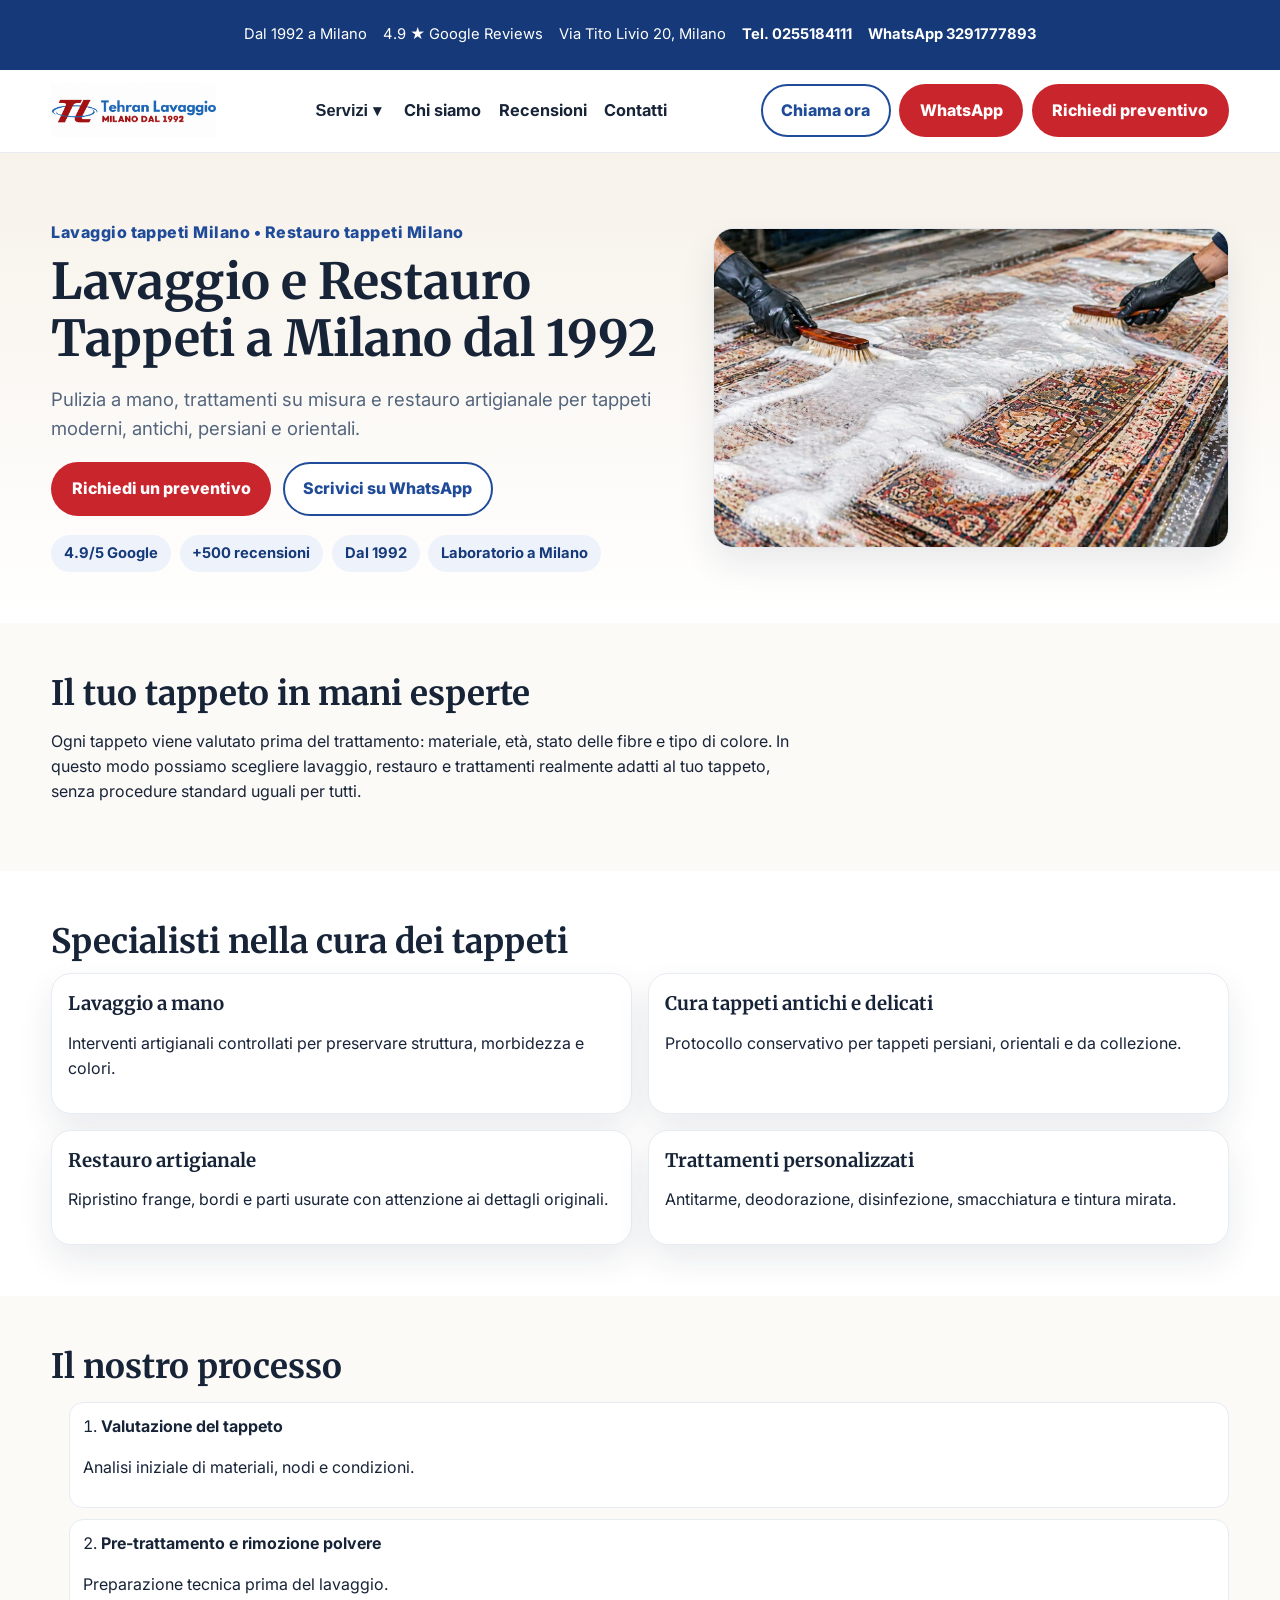
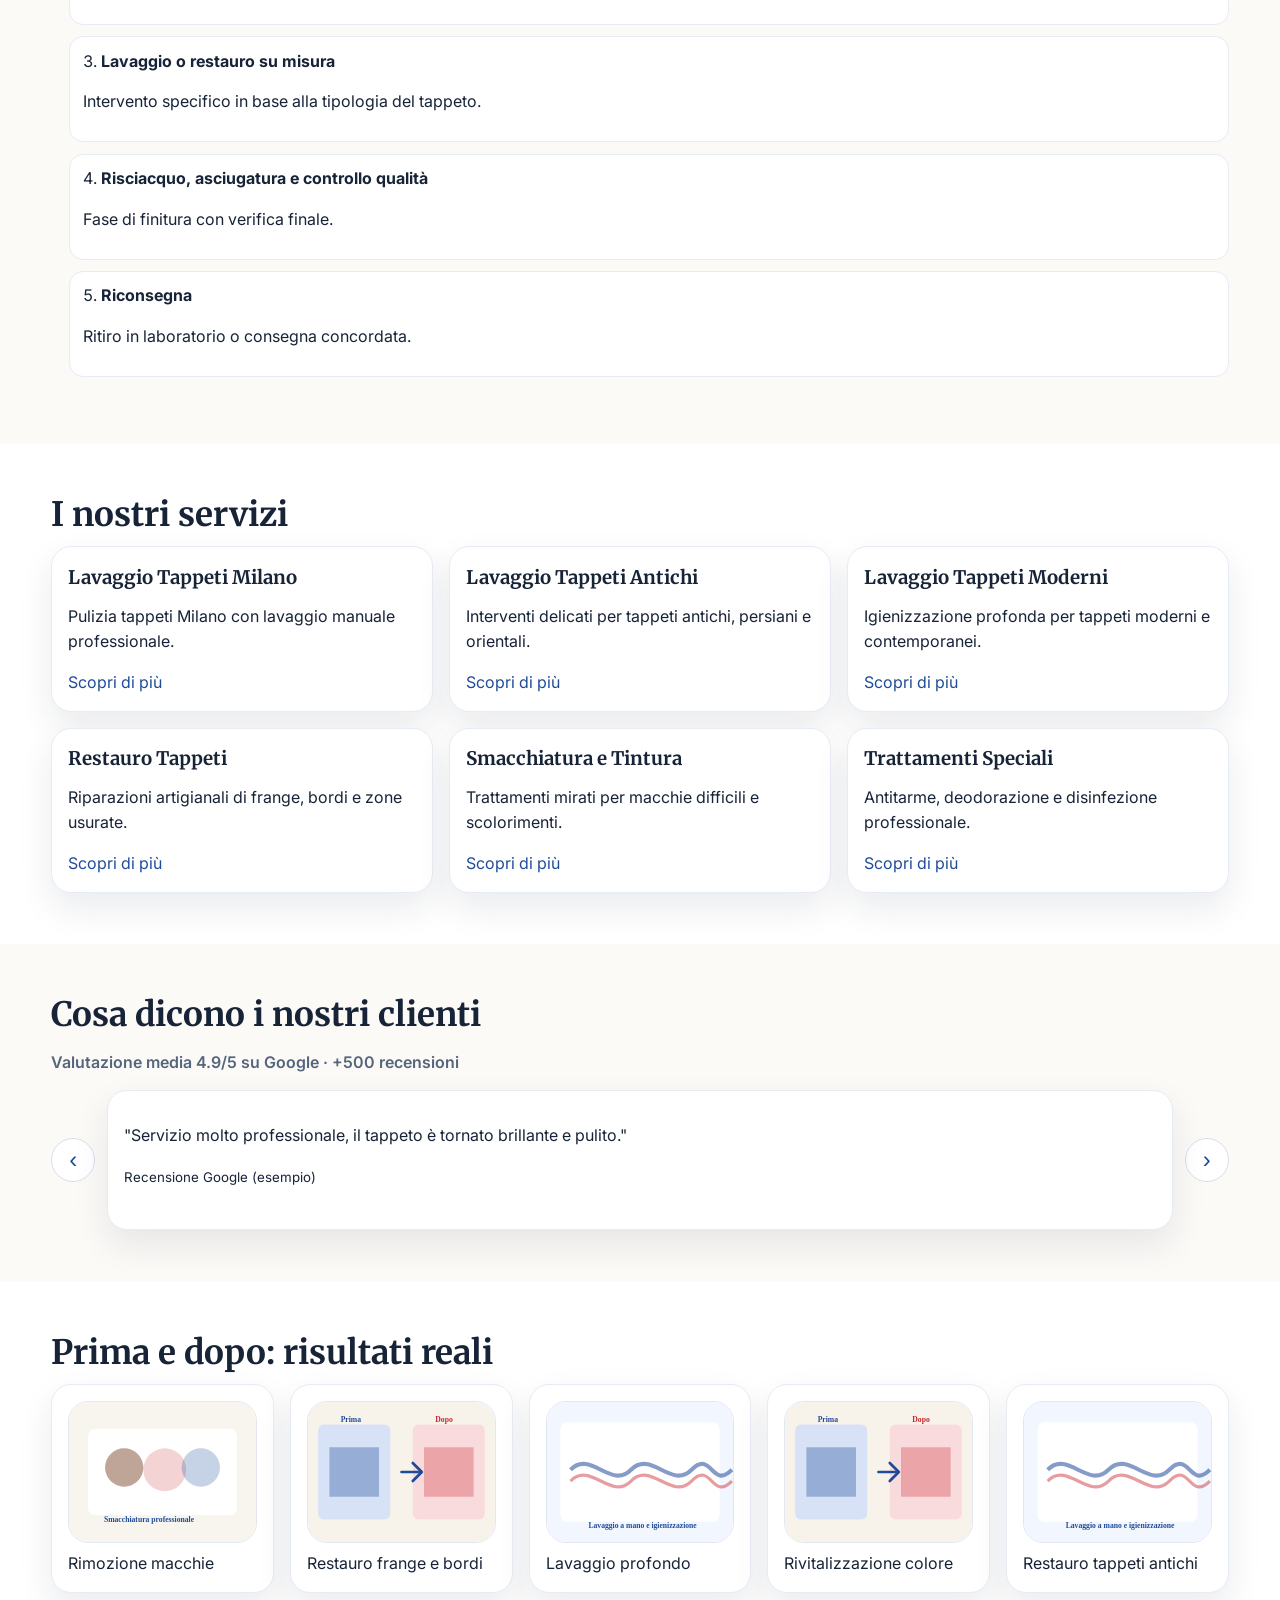
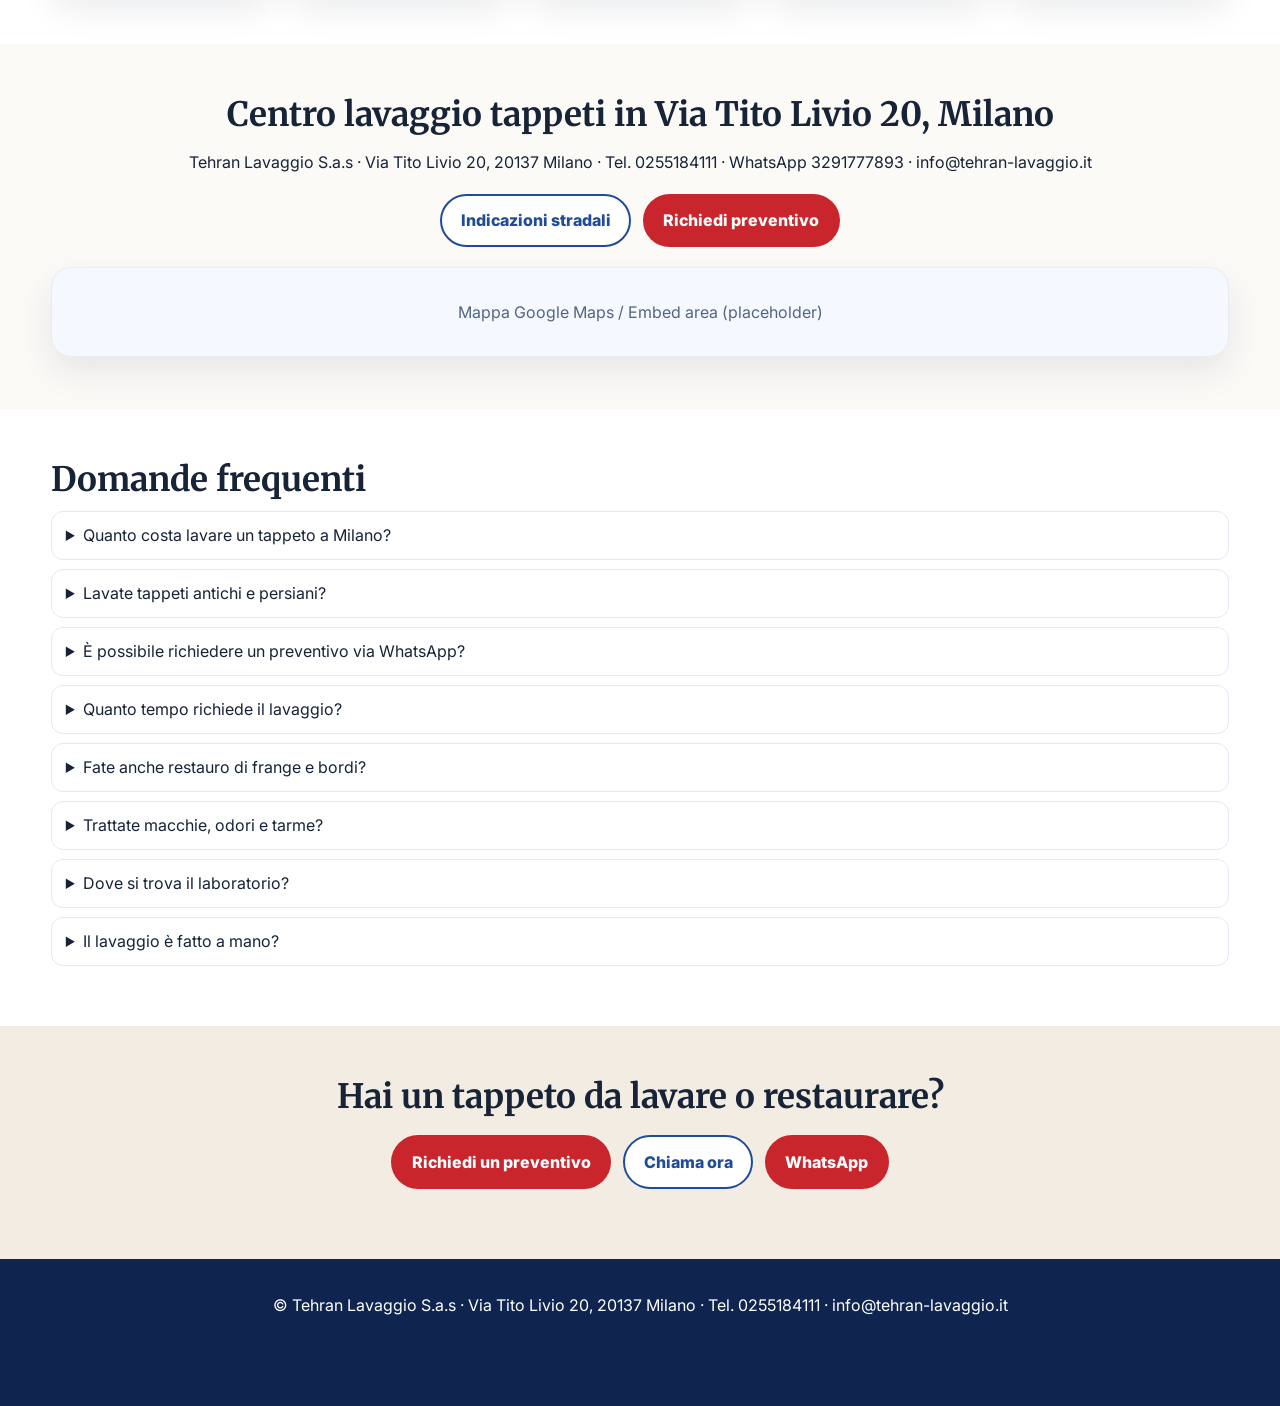
<file: index.html>
<!doctype html>
<html lang="it">
<head>
  <meta charset="UTF-8" />
  <meta name="viewport" content="width=device-width, initial-scale=1" />
  <title>Lavaggio Tappeti Milano | Restauro Tappeti dal 1992 | Tehran Lavaggio</title>
  <meta name="description" content="Tehran Lavaggio, centro specializzato in lavaggio tappeti Milano e restauro artigianale dal 1992. Tappeti antichi, moderni, persiani e orientali con trattamenti su misura." />
  <link rel="preconnect" href="https://fonts.googleapis.com">
  <link rel="preconnect" href="https://fonts.gstatic.com" crossorigin>
  <link href="https://fonts.googleapis.com/css2?family=Inter:wght@400;500;600;700;800&family=Merriweather:wght@400;700;900&display=swap" rel="stylesheet">
  <link rel="stylesheet" href="styles.css" />
  <script defer src="script.js"></script>
  <script type="application/ld+json">
  {
    "@context": "https://schema.org",
    "@graph": [
      {
        "@type": ["LocalBusiness", "ProfessionalService"],
        "name": "Tehran Lavaggio S.a.s",
        "url": "https://tehran-lavaggio.it/",
        "telephone": "+390255184111",
        "email": "info@tehran-lavaggio.it",
        "address": {
          "@type": "PostalAddress",
          "streetAddress": "Via Tito Livio 20",
          "postalCode": "20137",
          "addressLocality": "Milano",
          "addressCountry": "IT"
        },
        "aggregateRating": {
          "@type": "AggregateRating",
          "ratingValue": "4.9",
          "reviewCount": "500"
        }
      },
      {
        "@type": "FAQPage",
        "mainEntity": [
          {"@type": "Question", "name": "Quanto costa lavare un tappeto a Milano?", "acceptedAnswer": {"@type": "Answer", "text": "Il costo dipende da dimensioni, materiali e trattamenti richiesti. Puoi inviare foto e misure via WhatsApp per una stima rapida."}},
          {"@type": "Question", "name": "Lavate tappeti antichi e persiani?", "acceptedAnswer": {"@type": "Answer", "text": "Sì, con lavaggio a mano e protocolli conservativi dedicati a tappeti antichi, persiani e orientali."}},
          {"@type": "Question", "name": "È possibile richiedere un preventivo via WhatsApp?", "acceptedAnswer": {"@type": "Answer", "text": "Sì, puoi scriverci al 3291777893 con foto e dettagli del tappeto."}}
        ]
      }
    ]
  }
  </script>
</head>
<body>
  <a class="skip-link" href="#contenuto">Vai al contenuto</a>
  <header class="site-header">
    <div class="top-bar">
      <p>Dal 1992 a Milano</p>
      <p>4.9 ★ Google Reviews</p>
      <p>Via Tito Livio 20, Milano</p>
      <p><a href="tel:+390255184111">Tel. 0255184111</a></p>
      <p><a href="https://wa.me/393291777893">WhatsApp 3291777893</a></p>
  </div>
    <div class="nav-wrap">
      <a class="logo" href="index.html" aria-label="Tehran Lavaggio home">
        <img src="assets/tehran.png" alt="Tehran Lavaggio Milano dal 1992">
      </a>
      <button class="menu-toggle" aria-label="Apri menu" aria-expanded="false">☰</button>
      <nav class="main-nav" aria-label="Navigazione principale">
        <div class="menu-dropdown">
          <button class="drop-btn" type="button">Servizi ▾</button>
          <div class="dropdown-content">
            <a href="lavaggio-tappeti-milano.html">Lavaggio Tappeti Milano</a>
            <a href="#servizi">Lavaggio Tappeti Antichi</a>
            <a href="#servizi">Lavaggio Tappeti Moderni</a>
            <a href="#servizi">Restauro Tappeti</a>
            <a href="#servizi">Smacchiatura e Tintura</a>
            <a href="#servizi">Trattamenti Speciali</a>
          </div>
        </div>
        <a href="#chi-siamo">Chi siamo</a>
        <a href="#recensioni">Recensioni</a>
        <a href="contatti.html">Contatti</a>
      </nav>
      <div class="header-cta">
        <a class="btn btn-outline" href="tel:+390255184111">Chiama ora</a>
        <a class="btn btn-primary" href="https://wa.me/393291777893">WhatsApp</a>
        <a class="btn btn-primary" href="contatti.html">Richiedi preventivo</a>
      </div>
    </div>
  </header>

  <main id="contenuto">
    <section class="hero">
      <div>
        <p class="eyebrow">Lavaggio tappeti Milano • Restauro tappeti Milano</p>
        <h1>Lavaggio e Restauro Tappeti a Milano dal 1992</h1>
        <p class="lead">Pulizia a mano, trattamenti su misura e restauro artigianale per tappeti moderni, antichi, persiani e orientali.</p>
        <div class="cta-row">
          <a class="btn btn-primary" href="contatti.html">Richiedi un preventivo</a>
          <a class="btn btn-outline" href="https://wa.me/393291777893">Scrivici su WhatsApp</a>
        </div>
        <ul class="badges">
          <li>4.9/5 Google</li>
          <li>+500 recensioni</li>
          <li>Dal 1992</li>
          <li>Laboratorio a Milano</li>
        </ul>
      </div>
      <img src="assets/hero-labb.png" alt="Laboratorio Tehran Lavaggio con area lavaggio tappeti e restauro artigianale" loading="eager" />
    </section>

    <section class="trust soft">
      <h2>Il tuo tappeto in mani esperte</h2>
      <p>Ogni tappeto viene valutato prima del trattamento: materiale, età, stato delle fibre e tipo di colore. In questo modo possiamo scegliere lavaggio, restauro e trattamenti realmente adatti al tuo tappeto, senza procedure standard uguali per tutti.</p>
    </section>

    <section>
      <h2>Specialisti nella cura dei tappeti</h2>
      <div class="grid cards-2">
        <article class="card"><h3>Lavaggio a mano</h3><p>Interventi artigianali controllati per preservare struttura, morbidezza e colori.</p></article>
        <article class="card"><h3>Cura tappeti antichi e delicati</h3><p>Protocollo conservativo per tappeti persiani, orientali e da collezione.</p></article>
        <article class="card"><h3>Restauro artigianale</h3><p>Ripristino frange, bordi e parti usurate con attenzione ai dettagli originali.</p></article>
        <article class="card"><h3>Trattamenti personalizzati</h3><p>Antitarme, deodorazione, disinfezione, smacchiatura e tintura mirata.</p></article>
      </div>
    </section>

    <section class="soft">
      <h2>Il nostro processo</h2>
      <ol class="process steps-5">
        <li><strong>Valutazione del tappeto</strong><p>Analisi iniziale di materiali, nodi e condizioni.</p></li>
        <li><strong>Pre-trattamento e rimozione polvere</strong><p>Preparazione tecnica prima del lavaggio.</p></li>
        <li><strong>Lavaggio o restauro su misura</strong><p>Intervento specifico in base alla tipologia del tappeto.</p></li>
        <li><strong>Risciacquo, asciugatura e controllo qualità</strong><p>Fase di finitura con verifica finale.</p></li>
        <li><strong>Riconsegna</strong><p>Ritiro in laboratorio o consegna concordata.</p></li>
      </ol>
    </section>

    <section id="servizi">
      <h2>I nostri servizi</h2>
      <div class="grid cards-3">
        <article class="card"><h3>Lavaggio Tappeti Milano</h3><p>Pulizia tappeti Milano con lavaggio manuale professionale.</p><a href="lavaggio-tappeti-milano.html">Scopri di più</a></article>
        <article class="card"><h3>Lavaggio Tappeti Antichi</h3><p>Interventi delicati per tappeti antichi, persiani e orientali.</p><a href="lavaggio-tappeti-milano.html">Scopri di più</a></article>
        <article class="card"><h3>Lavaggio Tappeti Moderni</h3><p>Igienizzazione profonda per tappeti moderni e contemporanei.</p><a href="lavaggio-tappeti-milano.html">Scopri di più</a></article>
        <article class="card"><h3>Restauro Tappeti</h3><p>Riparazioni artigianali di frange, bordi e zone usurate.</p><a href="lavaggio-tappeti-milano.html">Scopri di più</a></article>
        <article class="card"><h3>Smacchiatura e Tintura</h3><p>Trattamenti mirati per macchie difficili e scolorimenti.</p><a href="lavaggio-tappeti-milano.html">Scopri di più</a></article>
        <article class="card"><h3>Trattamenti Speciali</h3><p>Antitarme, deodorazione e disinfezione professionale.</p><a href="lavaggio-tappeti-milano.html">Scopri di più</a></article>
      </div>
    </section>

    <section id="recensioni" class="soft">
      <h2>Cosa dicono i nostri clienti</h2>
      <p class="lead-sm">Valutazione media 4.9/5 su Google · +500 recensioni</p>
      <div class="review-carousel">
        <button class="carousel-btn" data-dir="prev" aria-label="Recensione precedente">‹</button>
        <div class="review-track">
          <article class="card review active"><p>"Servizio molto professionale, il tappeto è tornato brillante e pulito."</p><small>Recensione Google (esempio)</small></article>
          <article class="card review"><p>"Comunicazione rapida su WhatsApp e lavorazione accurata."</p><small>Recensione Google (esempio)</small></article>
          <article class="card review"><p>"Ottimo laboratorio a Milano, consigliato per tappeti antichi."</p><small>Recensione Google (esempio)</small></article>
        </div>
        <button class="carousel-btn" data-dir="next" aria-label="Recensione successiva">›</button>
      </div>
    </section>

    <section>
      <h2>Prima e dopo: risultati reali</h2>
      <div class="grid cards-3 gallery">
        <figure class="card"><img src="assets/gallery-smacchiatura.svg" alt="Prima e dopo smacchiatura tappeto" loading="lazy"><figcaption>Rimozione macchie</figcaption></figure>
        <figure class="card"><img src="assets/gallery-restauro.svg" alt="Prima e dopo restauro frange tappeto" loading="lazy"><figcaption>Restauro frange e bordi</figcaption></figure>
        <figure class="card"><img src="assets/gallery-lavaggio.svg" alt="Prima e dopo lavaggio profondo tappeto" loading="lazy"><figcaption>Lavaggio profondo</figcaption></figure>
        <figure class="card"><img src="assets/gallery-restauro.svg" alt="Recupero colore tappeto dopo trattamento" loading="lazy"><figcaption>Rivitalizzazione colore</figcaption></figure>
        <figure class="card"><img src="assets/gallery-lavaggio.svg" alt="Restauro tappeto antico in laboratorio" loading="lazy"><figcaption>Restauro tappeti antichi</figcaption></figure>
      </div>
    </section>

    <section id="chi-siamo" class="soft local">
      <h2>Centro lavaggio tappeti in Via Tito Livio 20, Milano</h2>
      <p>Tehran Lavaggio S.a.s · Via Tito Livio 20, 20137 Milano · Tel. 0255184111 · WhatsApp 3291777893 · info@tehran-lavaggio.it</p>
      <div class="cta-row center">
        <a class="btn btn-outline" href="https://maps.app.goo.gl/mi5mAVWDQbmLETbFA">Indicazioni stradali</a>
        <a class="btn btn-primary" href="contatti.html">Richiedi preventivo</a>
      </div>
      <div class="map-placeholder card">Mappa Google Maps / Embed area (placeholder)</div>
    </section>

    <section class="faq">
      <h2>Domande frequenti</h2>
      <details><summary>Quanto costa lavare un tappeto a Milano?</summary><p>Dipende da misure, materiale e condizioni. Scrivici su WhatsApp per una stima iniziale.</p></details>
      <details><summary>Lavate tappeti antichi e persiani?</summary><p>Sì, con tecniche di lavaggio a mano dedicate a tappeti antichi, persiani e orientali.</p></details>
      <details><summary>È possibile richiedere un preventivo via WhatsApp?</summary><p>Certo, al numero 3291777893.</p></details>
      <details><summary>Quanto tempo richiede il lavaggio?</summary><p>In media da pochi giorni a una settimana in base al trattamento.</p></details>
      <details><summary>Fate anche restauro di frange e bordi?</summary><p>Sì, eseguiamo interventi artigianali di restauro.</p></details>
      <details><summary>Trattate macchie, odori e tarme?</summary><p>Sì, con servizi di smacchiatura, deodorazione e anti-tarme.</p></details>
      <details><summary>Dove si trova il laboratorio?</summary><p>In Via Tito Livio 20, 20137 Milano.</p></details>
      <details><summary>Il lavaggio è fatto a mano?</summary><p>Sì, il lavaggio è manuale e calibrato al tipo di tappeto.</p></details>
    </section>

    <section class="final-cta">
      <h2>Hai un tappeto da lavare o restaurare?</h2>
      <div class="cta-row center">
        <a class="btn btn-primary" href="contatti.html">Richiedi un preventivo</a>
        <a class="btn btn-outline" href="tel:+390255184111">Chiama ora</a>
        <a class="btn btn-primary" href="https://wa.me/393291777893">WhatsApp</a>
      </div>
    </section>
  </main>

  <footer class="site-footer">
    <p>© Tehran Lavaggio S.a.s · Via Tito Livio 20, 20137 Milano · Tel. 0255184111 · info@tehran-lavaggio.it</p>
  </footer>

  <div class="mobile-bar">
    <a href="tel:+390255184111">Chiama</a>
    <a href="https://wa.me/393291777893">WhatsApp</a>
    <a href="https://maps.app.goo.gl/mi5mAVWDQbmLETbFA">Indicazioni</a>
  </div>
</body>
</html>
</file>
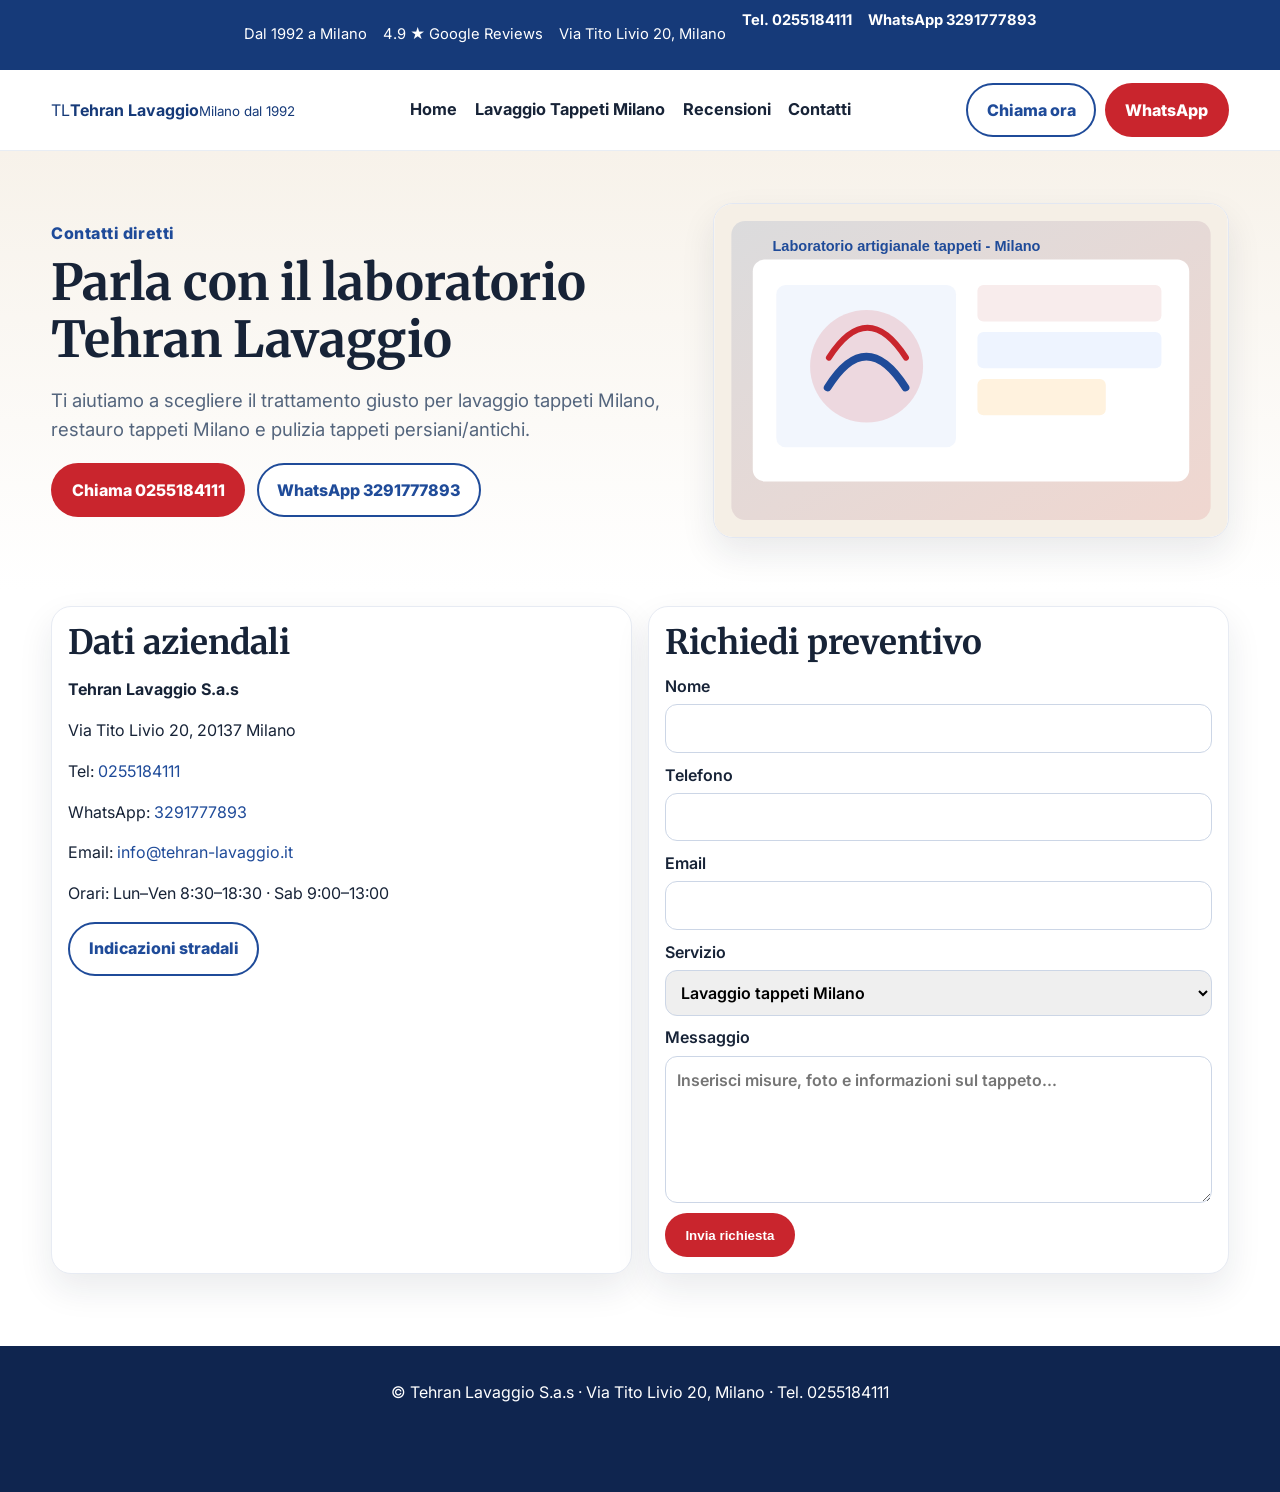
<file: contatti.html>
<!doctype html>
<html lang="it">
<head>
  <meta charset="UTF-8" />
  <meta name="viewport" content="width=device-width, initial-scale=1" />
  <title>Contatti Tehran Lavaggio | Lavaggio Tappeti Milano</title>
  <meta name="description" content="Contatta Tehran Lavaggio a Milano: Via Tito Livio 20, Tel. 0255184111, WhatsApp 3291777893. Preventivi per lavaggio e restauro tappeti." />
  <link rel="preconnect" href="https://fonts.googleapis.com">
  <link rel="preconnect" href="https://fonts.gstatic.com" crossorigin>
  <link href="https://fonts.googleapis.com/css2?family=Inter:wght@400;500;600;700;800&family=Merriweather:wght@400;700;900&display=swap" rel="stylesheet">
  <link rel="stylesheet" href="styles.css" />
  <script defer src="script.js"></script>
</head>
<body>
<header class="site-header compact">
  <div class="top-bar"><p>Dal 1992 a Milano</p><p>4.9 ★ Google Reviews</p><p>Via Tito Livio 20, Milano</p><a href="tel:+390255184111">Tel. 0255184111</a><a href="https://wa.me/393291777893">WhatsApp 3291777893</a></div>
  <div class="nav-wrap">
    <a class="logo" href="index.html"><span class="logo-mark">TL</span><span><strong>Tehran Lavaggio</strong><small>Milano dal 1992</small></span></a>
    <button class="menu-toggle" aria-label="Apri menu" aria-expanded="false">☰</button>
    <nav class="main-nav"><a href="index.html">Home</a><a href="lavaggio-tappeti-milano.html">Lavaggio Tappeti Milano</a><a href="index.html#recensioni">Recensioni</a><a href="contatti.html">Contatti</a></nav>
    <div class="header-cta"><a class="btn btn-outline" href="tel:+390255184111">Chiama ora</a><a class="btn btn-primary" href="https://wa.me/393291777893">WhatsApp</a></div>
  </div>
</header>

<main id="contenuto">
  <section class="hero">
    <div>
      <p class="eyebrow">Contatti diretti</p>
      <h1>Parla con il laboratorio Tehran Lavaggio</h1>
      <p class="lead">Ti aiutiamo a scegliere il trattamento giusto per lavaggio tappeti Milano, restauro tappeti Milano e pulizia tappeti persiani/antichi.</p>
      <div class="cta-row">
        <a class="btn btn-primary" href="tel:+390255184111">Chiama 0255184111</a>
        <a class="btn btn-outline" href="https://wa.me/393291777893">WhatsApp 3291777893</a>
      </div>
    </div>
    <img src="assets/contact.svg" alt="Assistenza clienti Tehran Lavaggio Milano" loading="eager" />
  </section>

  <section class="grid contact-grid">
    <article class="card">
      <h2>Dati aziendali</h2>
      <p><strong>Tehran Lavaggio S.a.s</strong></p>
      <p>Via Tito Livio 20, 20137 Milano</p>
      <p>Tel: <a href="tel:+390255184111">0255184111</a></p>
      <p>WhatsApp: <a href="https://wa.me/393291777893">3291777893</a></p>
      <p>Email: <a href="mailto:info@tehran-lavaggio.it">info@tehran-lavaggio.it</a></p>
      <p>Orari: Lun–Ven 8:30–18:30 · Sab 9:00–13:00</p>
      <a class="btn btn-outline" href="https://maps.google.com/?q=Via+Tito+Livio+20,+Milano">Indicazioni stradali</a>
    </article>

    <form class="card contact-form" action="#" method="post">
      <h2>Richiedi preventivo</h2>
      <label>Nome<input type="text" name="nome" required></label>
      <label>Telefono<input type="tel" name="telefono" required></label>
      <label>Email<input type="email" name="email"></label>
      <label>Servizio
        <select name="servizio">
          <option>Lavaggio tappeti Milano</option>
          <option>Lavaggio tappeti antichi Milano</option>
          <option>Lavaggio tappeti moderni Milano</option>
          <option>Restauro tappeti Milano</option>
          <option>Smacchiatura e tintura</option>
          <option>Trattamenti speciali / anti-tarme / deodorazione</option>
        </select>
      </label>
      <label>Messaggio<textarea name="messaggio" rows="5" placeholder="Inserisci misure, foto e informazioni sul tappeto..."></textarea></label>
      <button class="btn btn-primary" type="submit">Invia richiesta</button>
    </form>
  </section>
</main>

<footer class="site-footer"><p>© Tehran Lavaggio S.a.s · Via Tito Livio 20, Milano · Tel. 0255184111</p></footer>
<div class="mobile-bar"><a href="tel:+390255184111">Chiama</a><a href="https://wa.me/393291777893">WhatsApp</a><a href="https://maps.google.com/?q=Via+Tito+Livio+20,+Milano">Indicazioni</a></div>
</body>
</html>
</file>
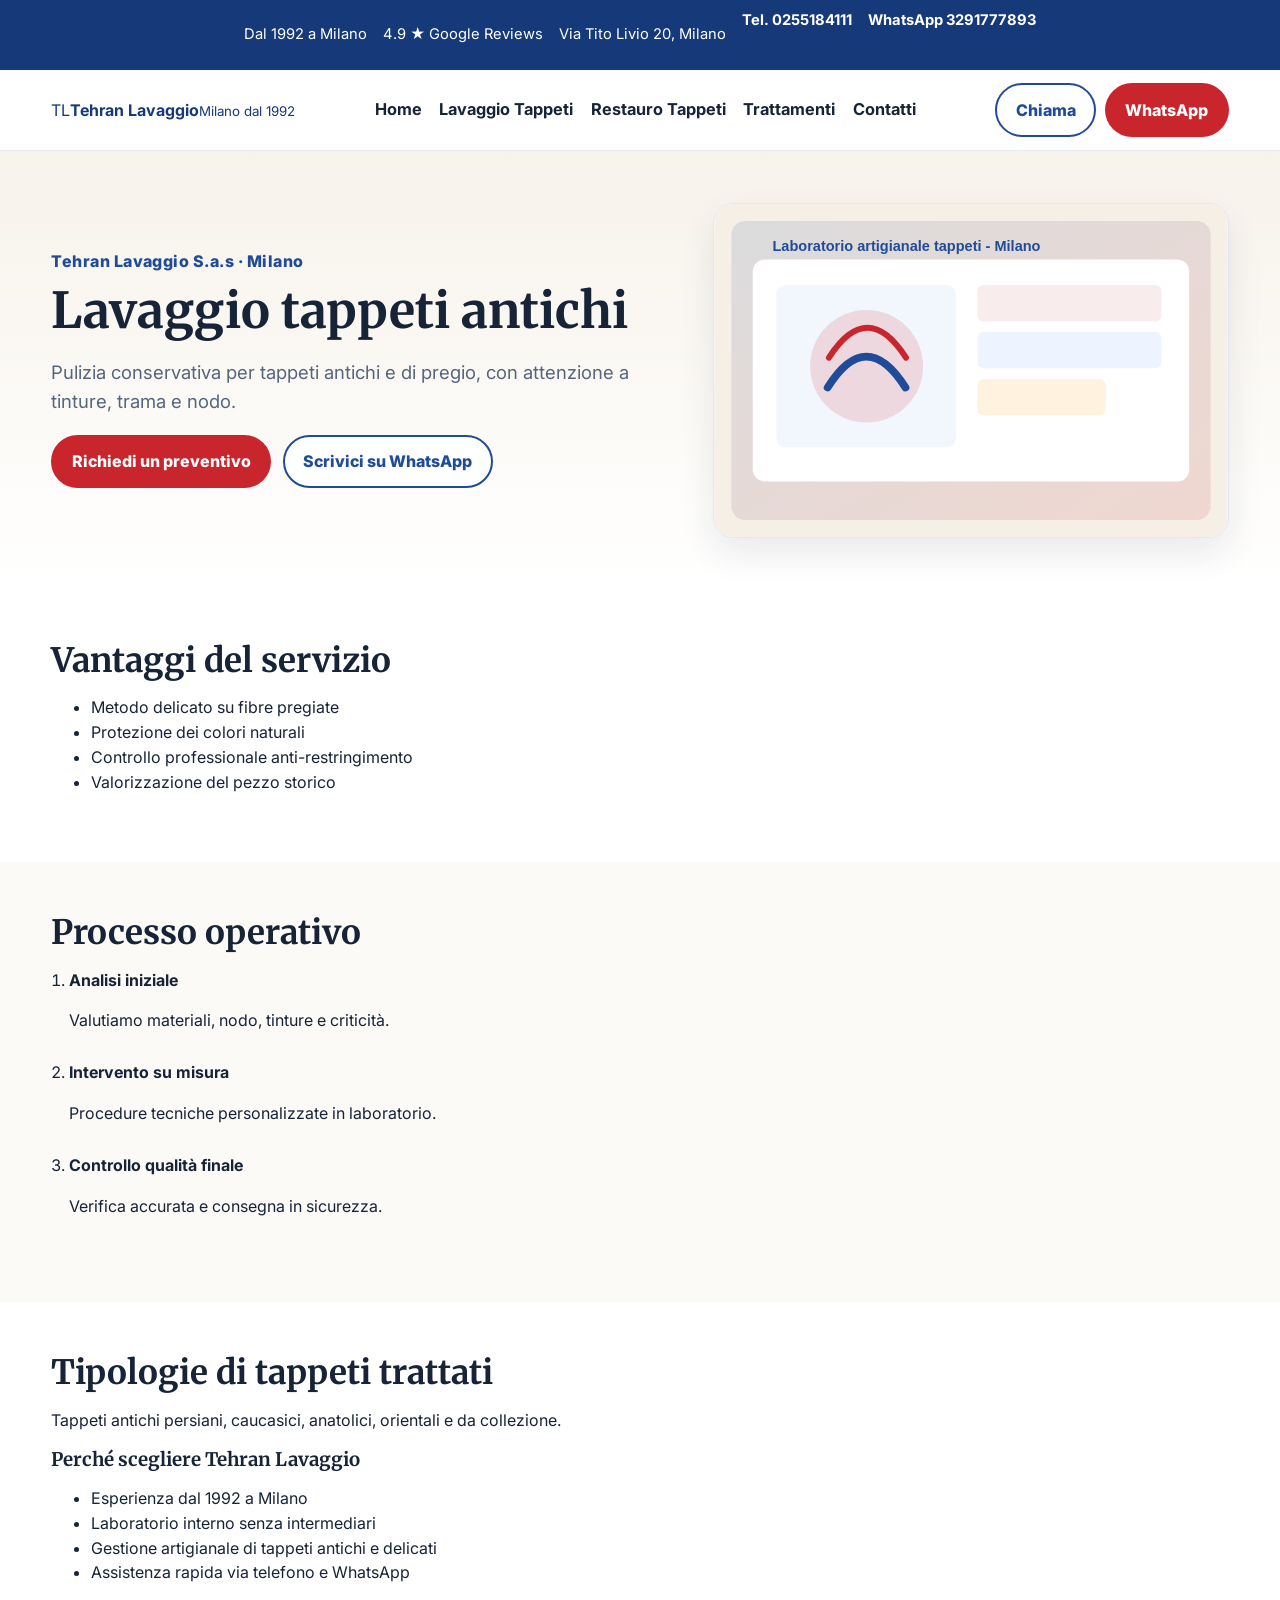
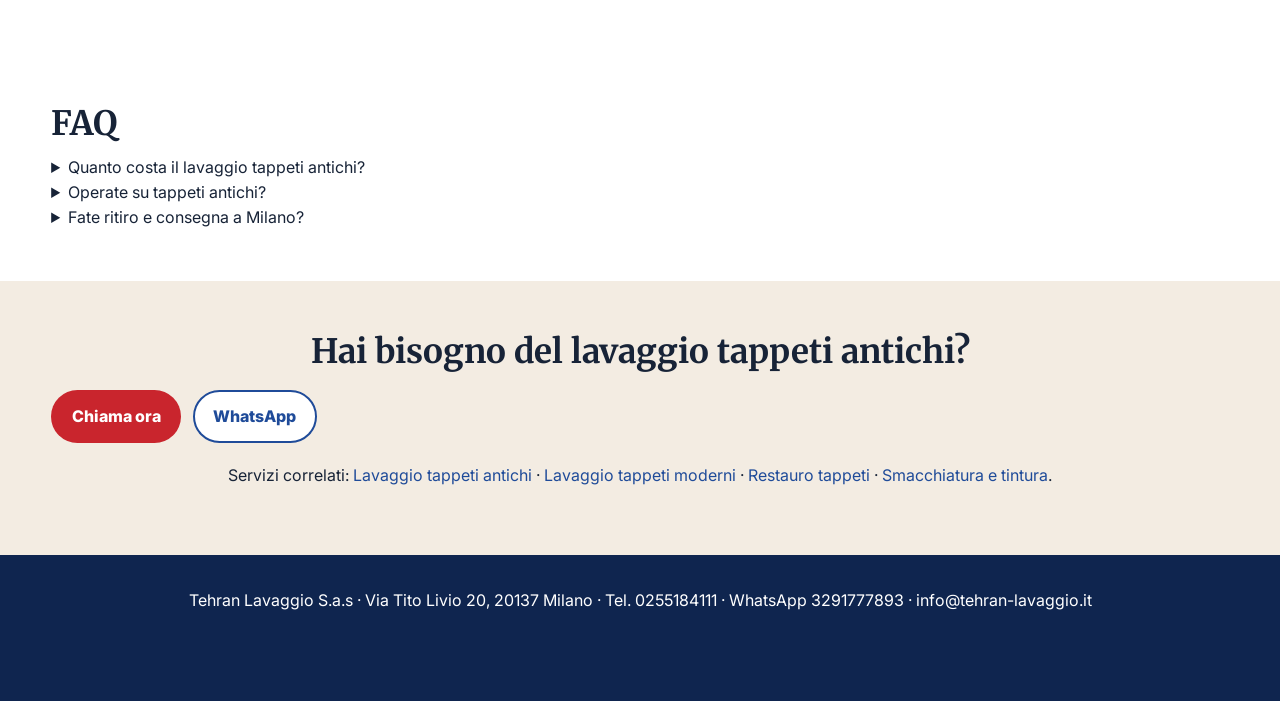
<file: lavaggio-tappeti-antichi.html>
<!doctype html>
<html lang="it">
<head>
  <meta charset="UTF-8" />
  <meta name="viewport" content="width=device-width, initial-scale=1" />
  <title>Lavaggio Tappeti Antichi Milano | Tehran Lavaggio</title>
  <meta name="description" content="Lavaggio tappeti antichi a Milano con tecniche conservative e massima delicatezza." />
  <link rel="preconnect" href="https://fonts.googleapis.com">
  <link rel="preconnect" href="https://fonts.gstatic.com" crossorigin>
  <link href="https://fonts.googleapis.com/css2?family=Inter:wght@400;500;600;700;800&family=Merriweather:wght@400;700;900&display=swap" rel="stylesheet">
  <link rel="stylesheet" href="styles.css" />
  <script defer src="script.js"></script>
  <script type="application/ld+json">
  {
    "@context":"https://schema.org",
    "@graph":[
      {"@type":"BreadcrumbList","itemListElement":[{"@type":"ListItem","position":1,"name":"Home","item":"https://tehran-lavaggio.it/"},{"@type":"ListItem","position":2,"name":"Lavaggio Tappeti Antichi","item":"https://tehran-lavaggio.it/lavaggio-tappeti-antichi.html"}]},
      {"@type":"FAQPage","mainEntity":[{"@type":"Question","name":"Quanto tempo richiede il servizio?","acceptedAnswer":{"@type":"Answer","text":"In base al tappeto e ai trattamenti richiesti, in genere da pochi giorni a una settimana."}},{"@type":"Question","name":"Posso prenotare via WhatsApp?","acceptedAnswer":{"@type":"Answer","text":"Sì, puoi inviare foto e misure al 3291777893 per una prima valutazione."}}]}
    ]
  }
  </script>
</head>
<body>
  <header class="site-header compact">
    <div class="top-bar">
      <p>Dal 1992 a Milano</p><p>4.9 ★ Google Reviews</p><p>Via Tito Livio 20, Milano</p>
      <a href="tel:+390255184111">Tel. 0255184111</a><a href="https://wa.me/393291777893">WhatsApp 3291777893</a>
    </div>
    <div class="nav-wrap">
      <a class="logo" href="index.html"><span class="logo-mark">TL</span><span><strong>Tehran Lavaggio</strong><small>Milano dal 1992</small></span></a>
      <button class="menu-toggle" aria-label="Apri menu" aria-expanded="false">☰</button>
      <nav class="main-nav">
        <a href="index.html">Home</a><a href="lavaggio-tappeti-milano.html">Lavaggio Tappeti</a><a href="restauro-tappeti-milano.html">Restauro Tappeti</a><a href="trattamenti-speciali-tappeti.html">Trattamenti</a><a href="contatti.html">Contatti</a>
      </nav>
      <div class="header-cta"><a class="btn btn-outline" href="tel:+390255184111">Chiama</a><a class="btn btn-primary" href="https://wa.me/393291777893">WhatsApp</a></div>
    </div>
  </header>
  <main id="contenuto">
    <section class="hero service-hero">
      <div>
        <p class="eyebrow">Tehran Lavaggio S.a.s · Milano</p>
        <h1>Lavaggio tappeti antichi</h1>
        <p class="lead">Pulizia conservativa per tappeti antichi e di pregio, con attenzione a tinture, trama e nodo.</p>
        <div class="cta-row">
          <a class="btn btn-primary" href="contatti.html">Richiedi un preventivo</a>
          <a class="btn btn-outline" href="https://wa.me/393291777893">Scrivici su WhatsApp</a>
        </div>
      </div>
      <img src="assets/service-antichi.svg" alt="Illustrazione del servizio conservativo per tappeti antichi a Milano" loading="eager" />
    </section>

    <section>
      <h2>Vantaggi del servizio</h2>
      <ul class="checks"><li>Metodo delicato su fibre pregiate</li><li>Protezione dei colori naturali</li><li>Controllo professionale anti-restringimento</li><li>Valorizzazione del pezzo storico</li></ul>
    </section>

    <section class="soft">
      <h2>Processo operativo</h2>
      <ol class="process">
        <li><strong>Analisi iniziale</strong><p>Valutiamo materiali, nodo, tinture e criticità.</p></li>
        <li><strong>Intervento su misura</strong><p>Procedure tecniche personalizzate in laboratorio.</p></li>
        <li><strong>Controllo qualità finale</strong><p>Verifica accurata e consegna in sicurezza.</p></li>
      </ol>
    </section>

    <section>
      <h2>Tipologie di tappeti trattati</h2>
      <p>Tappeti antichi persiani, caucasici, anatolici, orientali e da collezione.</p>
      <h3>Perché scegliere Tehran Lavaggio</h3>
      <ul class="checks"><li>Esperienza dal 1992 a Milano</li><li>Laboratorio interno senza intermediari</li><li>Gestione artigianale di tappeti antichi e delicati</li><li>Assistenza rapida via telefono e WhatsApp</li></ul>
    </section>

    <section>
      <h2>FAQ</h2>
      <details><summary>Quanto costa il lavaggio tappeti antichi?</summary><p>Dipende da dimensioni e condizioni. Inviaci foto e misure per un preventivo rapido.</p></details>
      <details><summary>Operate su tappeti antichi?</summary><p>Sì, con protocolli specifici e lavaggio manuale controllato.</p></details>
      <details><summary>Fate ritiro e consegna a Milano?</summary><p>Sì, organizziamo il servizio in base alla zona e al volume dei tappeti.</p></details>
    </section>

    <section class="final-cta">
      <h2>Hai bisogno del lavaggio tappeti antichi?</h2>
      <div class="cta-row"><a class="btn btn-primary" href="tel:+390255184111">Chiama ora</a><a class="btn btn-outline" href="https://wa.me/393291777893">WhatsApp</a></div>
      <p>Servizi correlati: <a href="lavaggio-tappeti-antichi.html">Lavaggio tappeti antichi</a> · <a href="lavaggio-tappeti-moderni.html">Lavaggio tappeti moderni</a> · <a href="restauro-tappeti-milano.html">Restauro tappeti</a> · <a href="smacchiatura-tintura-tappeti.html">Smacchiatura e tintura</a>.</p>
    </section>
  </main>
  <footer class="site-footer"><p>Tehran Lavaggio S.a.s · Via Tito Livio 20, 20137 Milano · Tel. 0255184111 · WhatsApp 3291777893 · info@tehran-lavaggio.it</p></footer>
  <div class="mobile-bar"><a href="tel:+390255184111">Chiama</a><a href="https://wa.me/393291777893">WhatsApp</a><a href="https://maps.google.com/?q=Via+Tito+Livio+20,+Milano">Indicazioni</a></div>
</body>
</html>
</file>
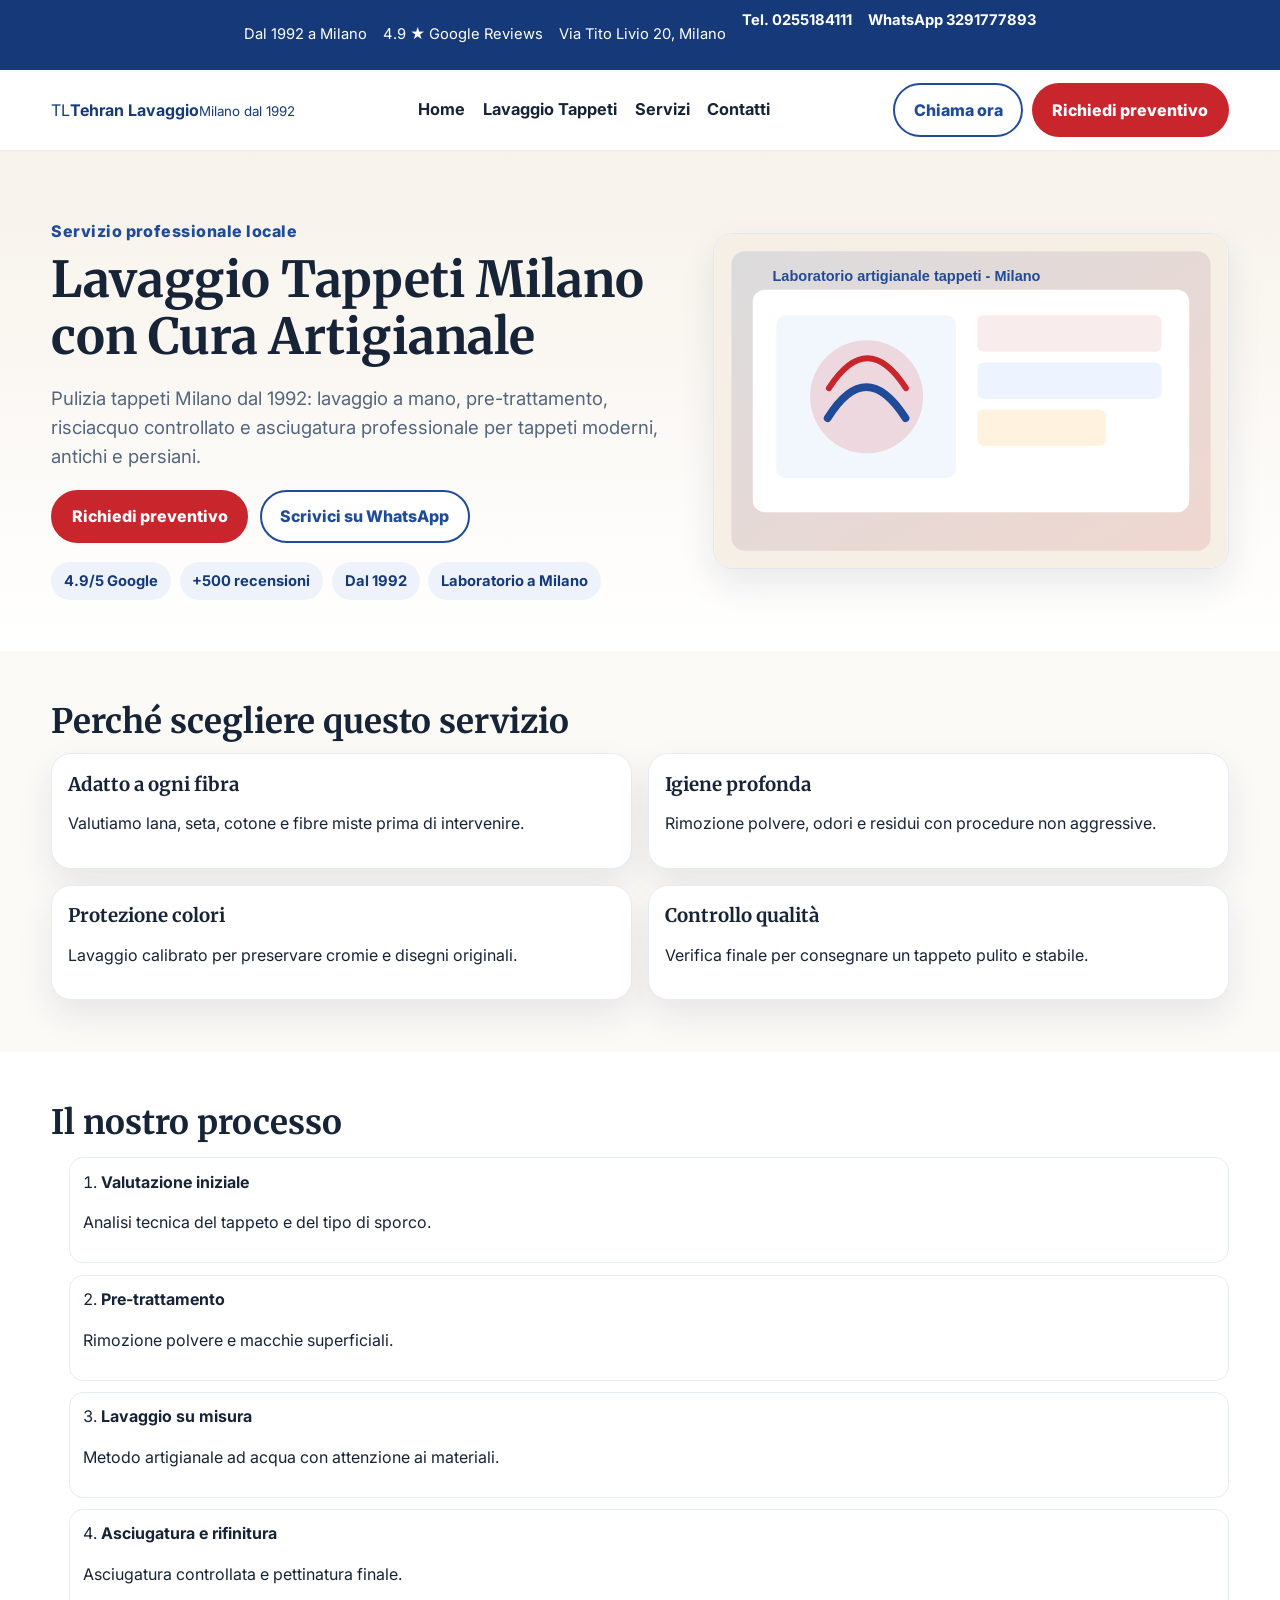
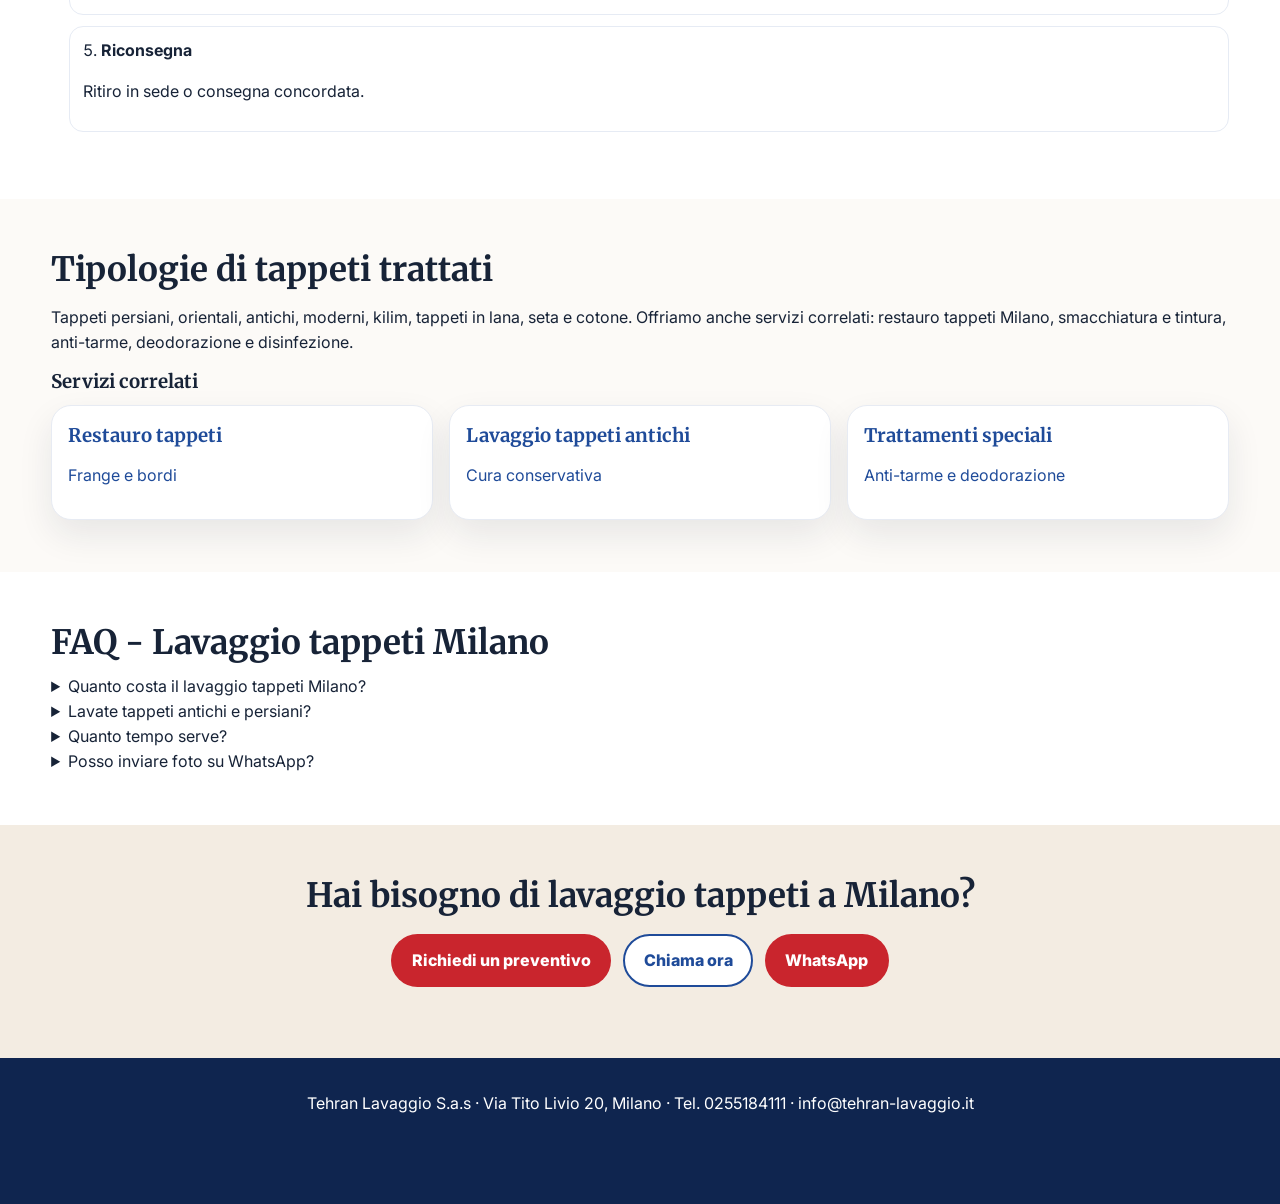
<file: lavaggio-tappeti-milano.html>
<!doctype html>
<html lang="it">
<head>
  <meta charset="UTF-8" />
  <meta name="viewport" content="width=device-width, initial-scale=1" />
  <title>Lavaggio Tappeti Milano | Pulizia a Mano dal 1992 | Tehran Lavaggio</title>
  <meta name="description" content="Lavaggio tappeti Milano con metodo artigianale a mano, trattamenti su misura e controllo qualità finale. Tehran Lavaggio in Via Tito Livio 20 dal 1992." />
  <link rel="preconnect" href="https://fonts.googleapis.com">
  <link rel="preconnect" href="https://fonts.gstatic.com" crossorigin>
  <link href="https://fonts.googleapis.com/css2?family=Inter:wght@400;500;600;700;800&family=Merriweather:wght@400;700;900&display=swap" rel="stylesheet">
  <link rel="stylesheet" href="styles.css" />
  <script defer src="script.js"></script>
  <script type="application/ld+json">
  {
    "@context": "https://schema.org",
    "@graph": [
      {"@type": ["LocalBusiness","ProfessionalService"],"name":"Tehran Lavaggio S.a.s","telephone":"+390255184111","address":{"@type":"PostalAddress","streetAddress":"Via Tito Livio 20","postalCode":"20137","addressLocality":"Milano","addressCountry":"IT"}},
      {"@type": "FAQPage","mainEntity": [
        {"@type": "Question", "name": "Quanto costa il lavaggio tappeti Milano?", "acceptedAnswer": {"@type": "Answer", "text": "Il prezzo varia per misura, materiale e stato del tappeto. Inviaci foto e dimensioni per un preventivo rapido."}},
        {"@type": "Question", "name": "Il lavaggio è fatto a mano?", "acceptedAnswer": {"@type": "Answer", "text": "Sì, il processo è manuale e adattato a ogni tappeto."}}
      ]}
    ]
  }
  </script>
</head>
<body>
<header class="site-header compact">
  <div class="top-bar"><p>Dal 1992 a Milano</p><p>4.9 ★ Google Reviews</p><p>Via Tito Livio 20, Milano</p><a href="tel:+390255184111">Tel. 0255184111</a><a href="https://wa.me/393291777893">WhatsApp 3291777893</a></div>
  <div class="nav-wrap">
    <a class="logo" href="index.html"><span class="logo-mark">TL</span><span><strong>Tehran Lavaggio</strong><small>Milano dal 1992</small></span></a>
    <button class="menu-toggle" aria-label="Apri menu" aria-expanded="false">☰</button>
    <nav class="main-nav"><a href="index.html">Home</a><a href="lavaggio-tappeti-milano.html">Lavaggio Tappeti</a><a href="index.html#servizi">Servizi</a><a href="contatti.html">Contatti</a></nav>
    <div class="header-cta"><a class="btn btn-outline" href="tel:+390255184111">Chiama ora</a><a class="btn btn-primary" href="contatti.html">Richiedi preventivo</a></div>
  </div>
</header>

<main id="contenuto">
  <section class="hero">
    <div>
      <p class="eyebrow">Servizio professionale locale</p>
      <h1>Lavaggio Tappeti Milano con Cura Artigianale</h1>
      <p class="lead">Pulizia tappeti Milano dal 1992: lavaggio a mano, pre-trattamento, risciacquo controllato e asciugatura professionale per tappeti moderni, antichi e persiani.</p>
      <div class="cta-row"><a class="btn btn-primary" href="contatti.html">Richiedi preventivo</a><a class="btn btn-outline" href="https://wa.me/393291777893">Scrivici su WhatsApp</a></div>
      <ul class="badges"><li>4.9/5 Google</li><li>+500 recensioni</li><li>Dal 1992</li><li>Laboratorio a Milano</li></ul>
    </div>
    <img src="assets/service-lavaggio.svg" alt="Illustrazione del lavaggio tappeti artigianale a Milano" loading="eager" />
  </section>

  <section class="soft">
    <h2>Perché scegliere questo servizio</h2>
    <div class="grid cards-2">
      <article class="card"><h3>Adatto a ogni fibra</h3><p>Valutiamo lana, seta, cotone e fibre miste prima di intervenire.</p></article>
      <article class="card"><h3>Igiene profonda</h3><p>Rimozione polvere, odori e residui con procedure non aggressive.</p></article>
      <article class="card"><h3>Protezione colori</h3><p>Lavaggio calibrato per preservare cromie e disegni originali.</p></article>
      <article class="card"><h3>Controllo qualità</h3><p>Verifica finale per consegnare un tappeto pulito e stabile.</p></article>
    </div>
  </section>

  <section>
    <h2>Il nostro processo</h2>
    <ol class="process steps-5">
      <li><strong>Valutazione iniziale</strong><p>Analisi tecnica del tappeto e del tipo di sporco.</p></li>
      <li><strong>Pre-trattamento</strong><p>Rimozione polvere e macchie superficiali.</p></li>
      <li><strong>Lavaggio su misura</strong><p>Metodo artigianale ad acqua con attenzione ai materiali.</p></li>
      <li><strong>Asciugatura e rifinitura</strong><p>Asciugatura controllata e pettinatura finale.</p></li>
      <li><strong>Riconsegna</strong><p>Ritiro in sede o consegna concordata.</p></li>
    </ol>
  </section>

  <section class="soft">
    <h2>Tipologie di tappeti trattati</h2>
    <p>Tappeti persiani, orientali, antichi, moderni, kilim, tappeti in lana, seta e cotone. Offriamo anche servizi correlati: restauro tappeti Milano, smacchiatura e tintura, anti-tarme, deodorazione e disinfezione.</p>
    <h3>Servizi correlati</h3>
    <div class="grid cards-3">
      <a class="card" href="index.html#servizi"><h3>Restauro tappeti</h3><p>Frange e bordi</p></a>
      <a class="card" href="index.html#servizi"><h3>Lavaggio tappeti antichi</h3><p>Cura conservativa</p></a>
      <a class="card" href="index.html#servizi"><h3>Trattamenti speciali</h3><p>Anti-tarme e deodorazione</p></a>
    </div>
  </section>

  <section>
    <h2>FAQ - Lavaggio tappeti Milano</h2>
    <details><summary>Quanto costa il lavaggio tappeti Milano?</summary><p>Il prezzo dipende da misura, materiale, stato e trattamento richiesto.</p></details>
    <details><summary>Lavate tappeti antichi e persiani?</summary><p>Sì, con metodo specifico e lavaggio a mano.</p></details>
    <details><summary>Quanto tempo serve?</summary><p>Generalmente da pochi giorni a una settimana.</p></details>
    <details><summary>Posso inviare foto su WhatsApp?</summary><p>Sì, al numero 3291777893.</p></details>
  </section>

  <section class="final-cta">
    <h2>Hai bisogno di lavaggio tappeti a Milano?</h2>
    <div class="cta-row center"><a class="btn btn-primary" href="contatti.html">Richiedi un preventivo</a><a class="btn btn-outline" href="tel:+390255184111">Chiama ora</a><a class="btn btn-primary" href="https://wa.me/393291777893">WhatsApp</a></div>
  </section>
</main>

<footer class="site-footer"><p>Tehran Lavaggio S.a.s · Via Tito Livio 20, Milano · Tel. 0255184111 · info@tehran-lavaggio.it</p></footer>
<div class="mobile-bar"><a href="tel:+390255184111">Chiama</a><a href="https://wa.me/393291777893">WhatsApp</a><a href="https://maps.google.com/?q=Via+Tito+Livio+20,+Milano">Indicazioni</a></div>
</body>
</html>
</file>
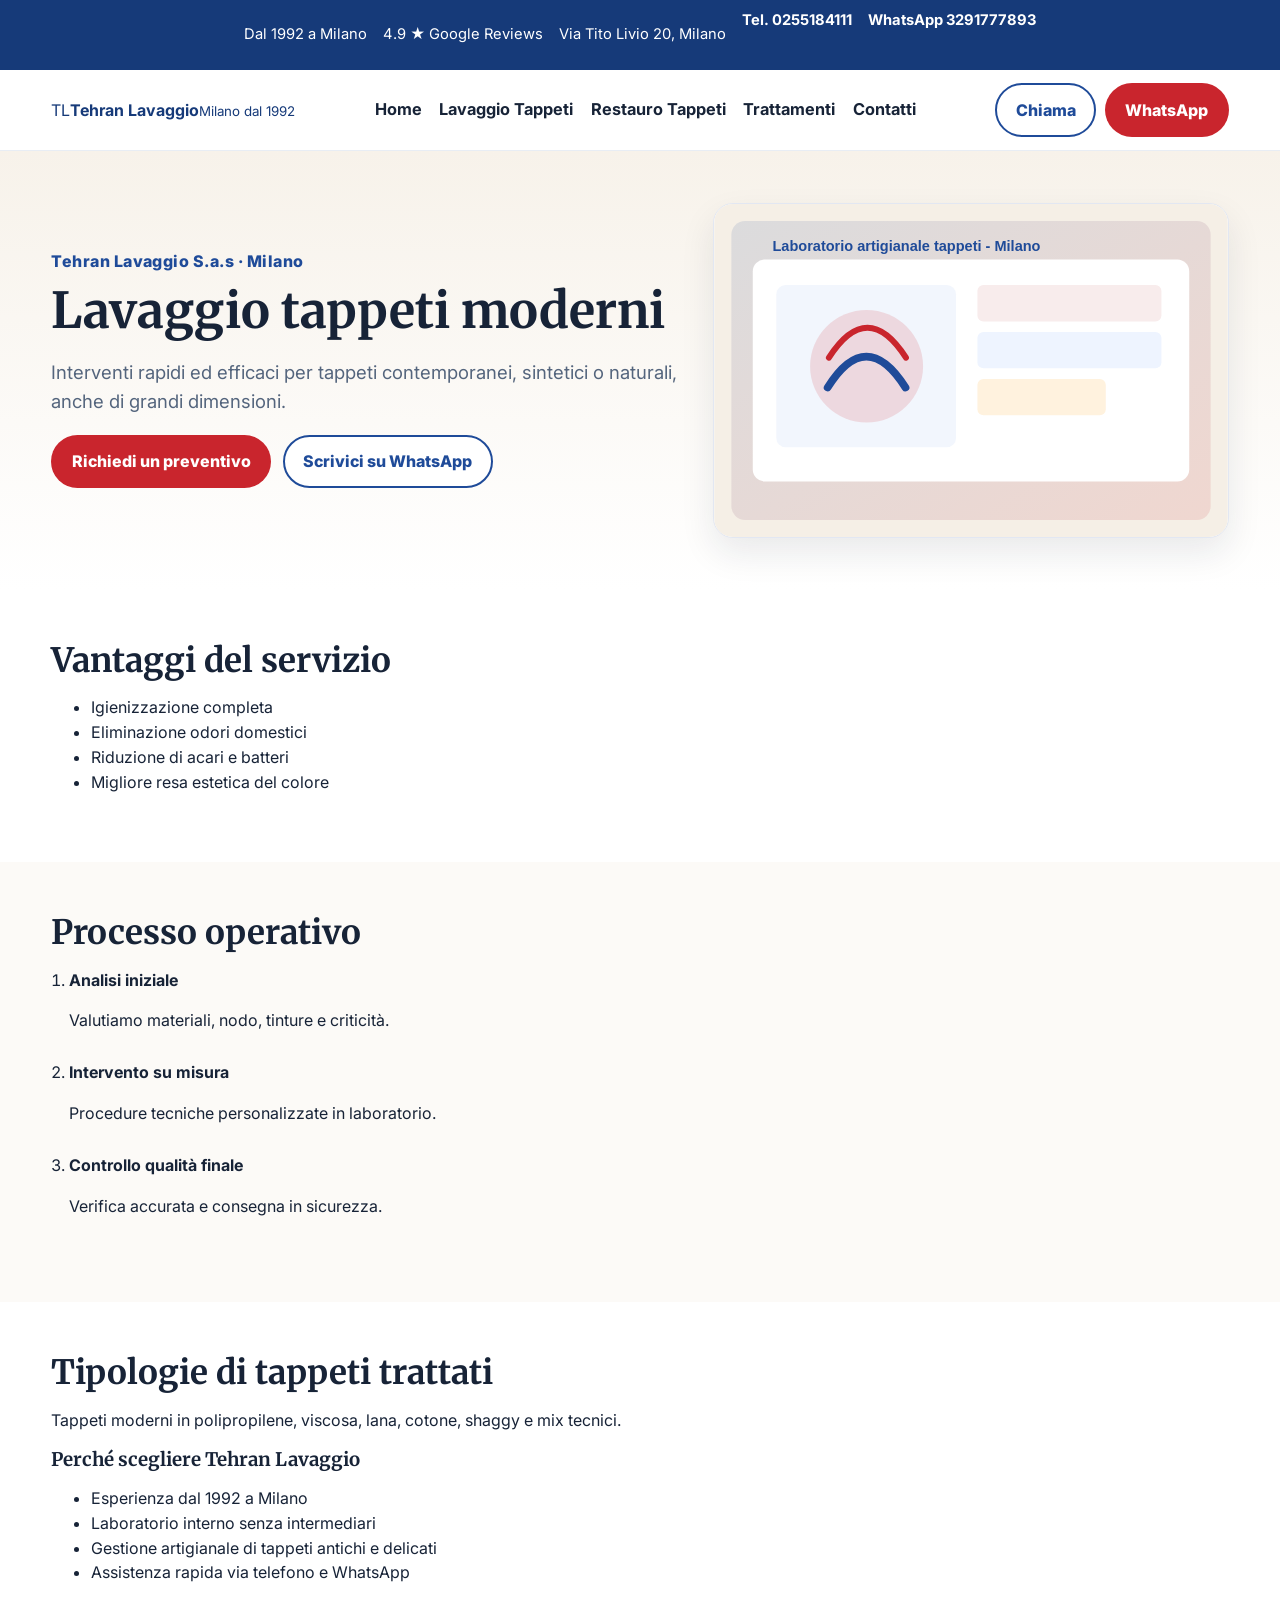
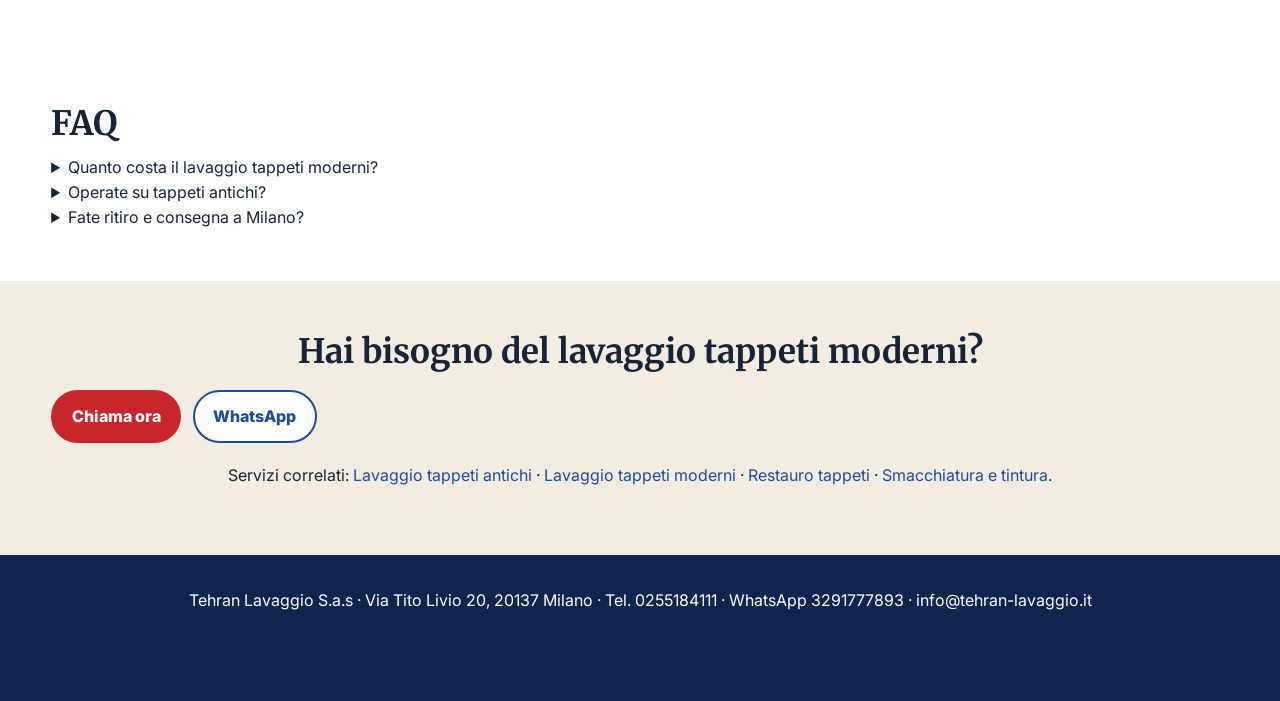
<file: lavaggio-tappeti-moderni.html>
<!doctype html>
<html lang="it">
<head>
  <meta charset="UTF-8" />
  <meta name="viewport" content="width=device-width, initial-scale=1" />
  <title>Lavaggio Tappeti Moderni Milano | Tehran Lavaggio</title>
  <meta name="description" content="Pulizia tappeti moderni a Milano con igienizzazione profonda e asciugatura controllata." />
  <link rel="preconnect" href="https://fonts.googleapis.com">
  <link rel="preconnect" href="https://fonts.gstatic.com" crossorigin>
  <link href="https://fonts.googleapis.com/css2?family=Inter:wght@400;500;600;700;800&family=Merriweather:wght@400;700;900&display=swap" rel="stylesheet">
  <link rel="stylesheet" href="styles.css" />
  <script defer src="script.js"></script>
  <script type="application/ld+json">
  {
    "@context":"https://schema.org",
    "@graph":[
      {"@type":"BreadcrumbList","itemListElement":[{"@type":"ListItem","position":1,"name":"Home","item":"https://tehran-lavaggio.it/"},{"@type":"ListItem","position":2,"name":"Lavaggio Tappeti Moderni a Milano","item":"https://tehran-lavaggio.it/lavaggio-tappeti-moderni.html"}]},
      {"@type":"FAQPage","mainEntity":[{"@type":"Question","name":"Quanto tempo richiede il servizio?","acceptedAnswer":{"@type":"Answer","text":"In base al tappeto e ai trattamenti richiesti, in genere da pochi giorni a una settimana."}},{"@type":"Question","name":"Posso prenotare via WhatsApp?","acceptedAnswer":{"@type":"Answer","text":"Sì, puoi inviare foto e misure al 3291777893 per una prima valutazione."}}]}
    ]
  }
  </script>
</head>
<body>
  <header class="site-header compact">
    <div class="top-bar">
      <p>Dal 1992 a Milano</p><p>4.9 ★ Google Reviews</p><p>Via Tito Livio 20, Milano</p>
      <a href="tel:+390255184111">Tel. 0255184111</a><a href="https://wa.me/393291777893">WhatsApp 3291777893</a>
    </div>
    <div class="nav-wrap">
      <a class="logo" href="index.html"><span class="logo-mark">TL</span><span><strong>Tehran Lavaggio</strong><small>Milano dal 1992</small></span></a>
      <button class="menu-toggle" aria-label="Apri menu" aria-expanded="false">☰</button>
      <nav class="main-nav">
        <a href="index.html">Home</a><a href="lavaggio-tappeti-milano.html">Lavaggio Tappeti</a><a href="restauro-tappeti-milano.html">Restauro Tappeti</a><a href="trattamenti-speciali-tappeti.html">Trattamenti</a><a href="contatti.html">Contatti</a>
      </nav>
      <div class="header-cta"><a class="btn btn-outline" href="tel:+390255184111">Chiama</a><a class="btn btn-primary" href="https://wa.me/393291777893">WhatsApp</a></div>
    </div>
  </header>
  <main id="contenuto">
    <section class="hero service-hero">
      <div>
        <p class="eyebrow">Tehran Lavaggio S.a.s · Milano</p>
        <h1>Lavaggio tappeti moderni</h1>
        <p class="lead">Interventi rapidi ed efficaci per tappeti contemporanei, sintetici o naturali, anche di grandi dimensioni.</p>
        <div class="cta-row">
          <a class="btn btn-primary" href="contatti.html">Richiedi un preventivo</a>
          <a class="btn btn-outline" href="https://wa.me/393291777893">Scrivici su WhatsApp</a>
        </div>
      </div>
      <img src="assets/service-moderni.svg" alt="Illustrazione del servizio di pulizia tappeti moderni a Milano" loading="eager" />
    </section>

    <section>
      <h2>Vantaggi del servizio</h2>
      <ul class="checks"><li>Igienizzazione completa</li><li>Eliminazione odori domestici</li><li>Riduzione di acari e batteri</li><li>Migliore resa estetica del colore</li></ul>
    </section>

    <section class="soft">
      <h2>Processo operativo</h2>
      <ol class="process">
        <li><strong>Analisi iniziale</strong><p>Valutiamo materiali, nodo, tinture e criticità.</p></li>
        <li><strong>Intervento su misura</strong><p>Procedure tecniche personalizzate in laboratorio.</p></li>
        <li><strong>Controllo qualità finale</strong><p>Verifica accurata e consegna in sicurezza.</p></li>
      </ol>
    </section>

    <section>
      <h2>Tipologie di tappeti trattati</h2>
      <p>Tappeti moderni in polipropilene, viscosa, lana, cotone, shaggy e mix tecnici.</p>
      <h3>Perché scegliere Tehran Lavaggio</h3>
      <ul class="checks"><li>Esperienza dal 1992 a Milano</li><li>Laboratorio interno senza intermediari</li><li>Gestione artigianale di tappeti antichi e delicati</li><li>Assistenza rapida via telefono e WhatsApp</li></ul>
    </section>

    <section>
      <h2>FAQ</h2>
      <details><summary>Quanto costa il lavaggio tappeti moderni?</summary><p>Dipende da dimensioni e condizioni. Inviaci foto e misure per un preventivo rapido.</p></details>
      <details><summary>Operate su tappeti antichi?</summary><p>Sì, con protocolli specifici e lavaggio manuale controllato.</p></details>
      <details><summary>Fate ritiro e consegna a Milano?</summary><p>Sì, organizziamo il servizio in base alla zona e al volume dei tappeti.</p></details>
    </section>

    <section class="final-cta">
      <h2>Hai bisogno del lavaggio tappeti moderni?</h2>
      <div class="cta-row"><a class="btn btn-primary" href="tel:+390255184111">Chiama ora</a><a class="btn btn-outline" href="https://wa.me/393291777893">WhatsApp</a></div>
      <p>Servizi correlati: <a href="lavaggio-tappeti-antichi.html">Lavaggio tappeti antichi</a> · <a href="lavaggio-tappeti-moderni.html">Lavaggio tappeti moderni</a> · <a href="restauro-tappeti-milano.html">Restauro tappeti</a> · <a href="smacchiatura-tintura-tappeti.html">Smacchiatura e tintura</a>.</p>
    </section>
  </main>
  <footer class="site-footer"><p>Tehran Lavaggio S.a.s · Via Tito Livio 20, 20137 Milano · Tel. 0255184111 · WhatsApp 3291777893 · info@tehran-lavaggio.it</p></footer>
  <div class="mobile-bar"><a href="tel:+390255184111">Chiama</a><a href="https://wa.me/393291777893">WhatsApp</a><a href="https://maps.google.com/?q=Via+Tito+Livio+20,+Milano">Indicazioni</a></div>
</body>
</html>
</file>
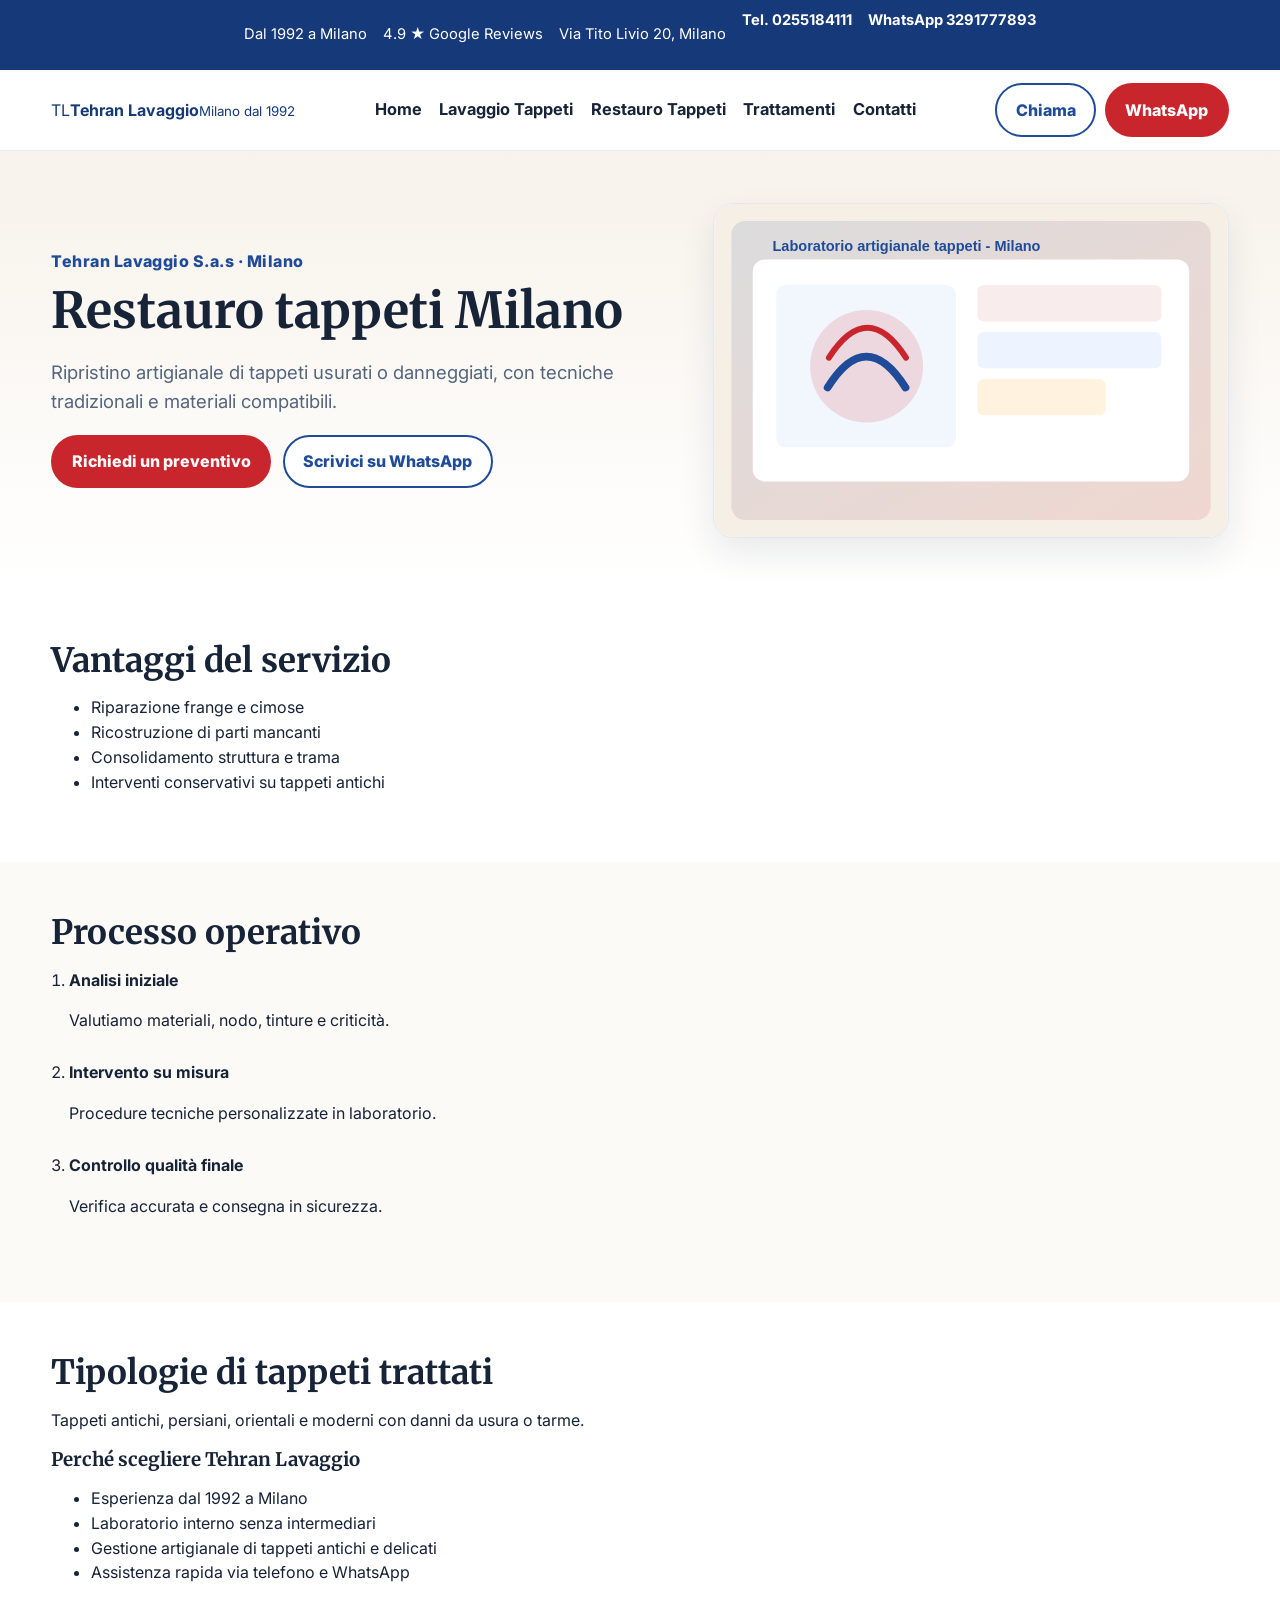
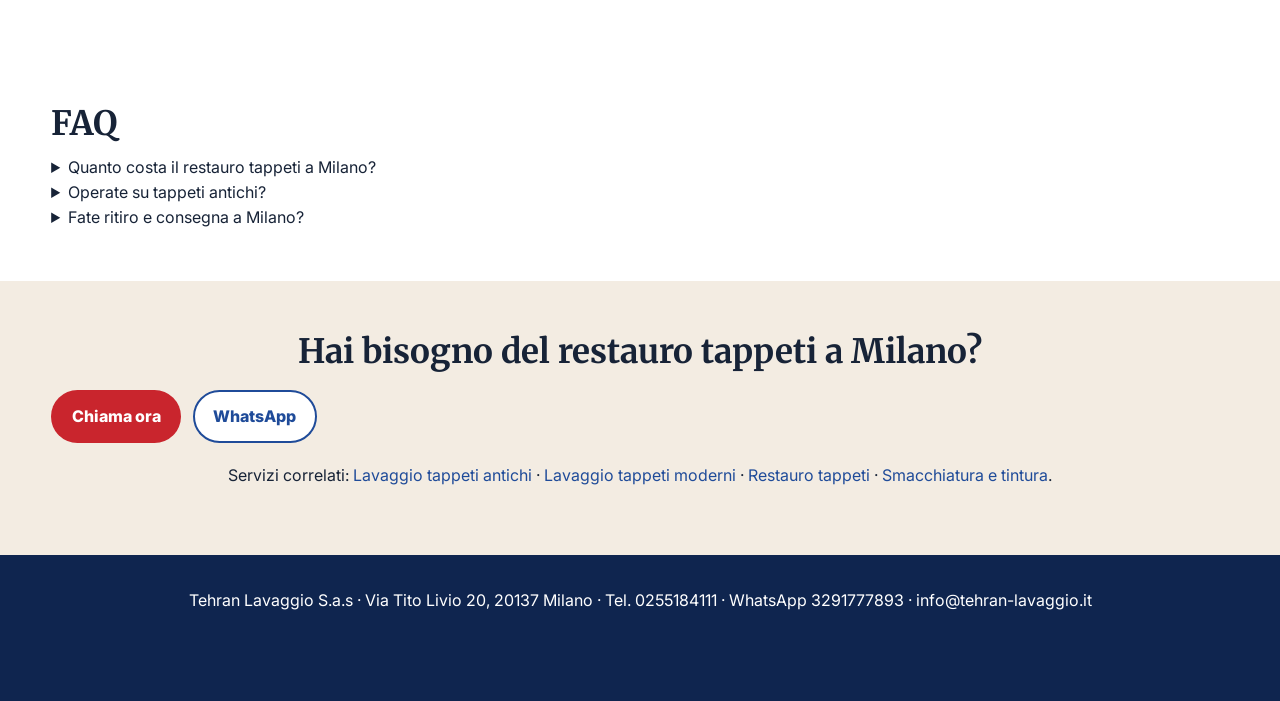
<file: restauro-tappeti-milano.html>
<!doctype html>
<html lang="it">
<head>
  <meta charset="UTF-8" />
  <meta name="viewport" content="width=device-width, initial-scale=1" />
  <title>Restauro Tappeti Milano | Tehran Lavaggio</title>
  <meta name="description" content="Restauro tappeti a Milano dal 1992: frange, bordi, buchi e ricostruzioni artigianali." />
  <link rel="preconnect" href="https://fonts.googleapis.com">
  <link rel="preconnect" href="https://fonts.gstatic.com" crossorigin>
  <link href="https://fonts.googleapis.com/css2?family=Inter:wght@400;500;600;700;800&family=Merriweather:wght@400;700;900&display=swap" rel="stylesheet">
  <link rel="stylesheet" href="styles.css" />
  <script defer src="script.js"></script>
  <script type="application/ld+json">
  {
    "@context":"https://schema.org",
    "@graph":[
      {"@type":"BreadcrumbList","itemListElement":[{"@type":"ListItem","position":1,"name":"Home","item":"https://tehran-lavaggio.it/"},{"@type":"ListItem","position":2,"name":"Restauro Tappeti Milano","item":"https://tehran-lavaggio.it/restauro-tappeti-milano.html"}]},
      {"@type":"FAQPage","mainEntity":[{"@type":"Question","name":"Quanto tempo richiede il servizio?","acceptedAnswer":{"@type":"Answer","text":"In base al tappeto e ai trattamenti richiesti, in genere da pochi giorni a una settimana."}},{"@type":"Question","name":"Posso prenotare via WhatsApp?","acceptedAnswer":{"@type":"Answer","text":"Sì, puoi inviare foto e misure al 3291777893 per una prima valutazione."}}]}
    ]
  }
  </script>
</head>
<body>
  <header class="site-header compact">
    <div class="top-bar">
      <p>Dal 1992 a Milano</p><p>4.9 ★ Google Reviews</p><p>Via Tito Livio 20, Milano</p>
      <a href="tel:+390255184111">Tel. 0255184111</a><a href="https://wa.me/393291777893">WhatsApp 3291777893</a>
    </div>
    <div class="nav-wrap">
      <a class="logo" href="index.html"><span class="logo-mark">TL</span><span><strong>Tehran Lavaggio</strong><small>Milano dal 1992</small></span></a>
      <button class="menu-toggle" aria-label="Apri menu" aria-expanded="false">☰</button>
      <nav class="main-nav">
        <a href="index.html">Home</a><a href="lavaggio-tappeti-milano.html">Lavaggio Tappeti</a><a href="restauro-tappeti-milano.html">Restauro Tappeti</a><a href="trattamenti-speciali-tappeti.html">Trattamenti</a><a href="contatti.html">Contatti</a>
      </nav>
      <div class="header-cta"><a class="btn btn-outline" href="tel:+390255184111">Chiama</a><a class="btn btn-primary" href="https://wa.me/393291777893">WhatsApp</a></div>
    </div>
  </header>
  <main id="contenuto">
    <section class="hero service-hero">
      <div>
        <p class="eyebrow">Tehran Lavaggio S.a.s · Milano</p>
        <h1>Restauro tappeti Milano</h1>
        <p class="lead">Ripristino artigianale di tappeti usurati o danneggiati, con tecniche tradizionali e materiali compatibili.</p>
        <div class="cta-row">
          <a class="btn btn-primary" href="contatti.html">Richiedi un preventivo</a>
          <a class="btn btn-outline" href="https://wa.me/393291777893">Scrivici su WhatsApp</a>
        </div>
      </div>
      <img src="assets/service-restauro.svg" alt="Illustrazione del processo di restauro tappeti a Milano" loading="eager" />
    </section>

    <section>
      <h2>Vantaggi del servizio</h2>
      <ul class="checks"><li>Riparazione frange e cimose</li><li>Ricostruzione di parti mancanti</li><li>Consolidamento struttura e trama</li><li>Interventi conservativi su tappeti antichi</li></ul>
    </section>

    <section class="soft">
      <h2>Processo operativo</h2>
      <ol class="process">
        <li><strong>Analisi iniziale</strong><p>Valutiamo materiali, nodo, tinture e criticità.</p></li>
        <li><strong>Intervento su misura</strong><p>Procedure tecniche personalizzate in laboratorio.</p></li>
        <li><strong>Controllo qualità finale</strong><p>Verifica accurata e consegna in sicurezza.</p></li>
      </ol>
    </section>

    <section>
      <h2>Tipologie di tappeti trattati</h2>
      <p>Tappeti antichi, persiani, orientali e moderni con danni da usura o tarme.</p>
      <h3>Perché scegliere Tehran Lavaggio</h3>
      <ul class="checks"><li>Esperienza dal 1992 a Milano</li><li>Laboratorio interno senza intermediari</li><li>Gestione artigianale di tappeti antichi e delicati</li><li>Assistenza rapida via telefono e WhatsApp</li></ul>
    </section>

    <section>
      <h2>FAQ</h2>
      <details><summary>Quanto costa il restauro tappeti a Milano?</summary><p>Dipende da dimensioni e condizioni. Inviaci foto e misure per un preventivo rapido.</p></details>
      <details><summary>Operate su tappeti antichi?</summary><p>Sì, con protocolli specifici e lavaggio manuale controllato.</p></details>
      <details><summary>Fate ritiro e consegna a Milano?</summary><p>Sì, organizziamo il servizio in base alla zona e al volume dei tappeti.</p></details>
    </section>

    <section class="final-cta">
      <h2>Hai bisogno del restauro tappeti a Milano?</h2>
      <div class="cta-row"><a class="btn btn-primary" href="tel:+390255184111">Chiama ora</a><a class="btn btn-outline" href="https://wa.me/393291777893">WhatsApp</a></div>
      <p>Servizi correlati: <a href="lavaggio-tappeti-antichi.html">Lavaggio tappeti antichi</a> · <a href="lavaggio-tappeti-moderni.html">Lavaggio tappeti moderni</a> · <a href="restauro-tappeti-milano.html">Restauro tappeti</a> · <a href="smacchiatura-tintura-tappeti.html">Smacchiatura e tintura</a>.</p>
    </section>
  </main>
  <footer class="site-footer"><p>Tehran Lavaggio S.a.s · Via Tito Livio 20, 20137 Milano · Tel. 0255184111 · WhatsApp 3291777893 · info@tehran-lavaggio.it</p></footer>
  <div class="mobile-bar"><a href="tel:+390255184111">Chiama</a><a href="https://wa.me/393291777893">WhatsApp</a><a href="https://maps.google.com/?q=Via+Tito+Livio+20,+Milano">Indicazioni</a></div>
</body>
</html>
</file>
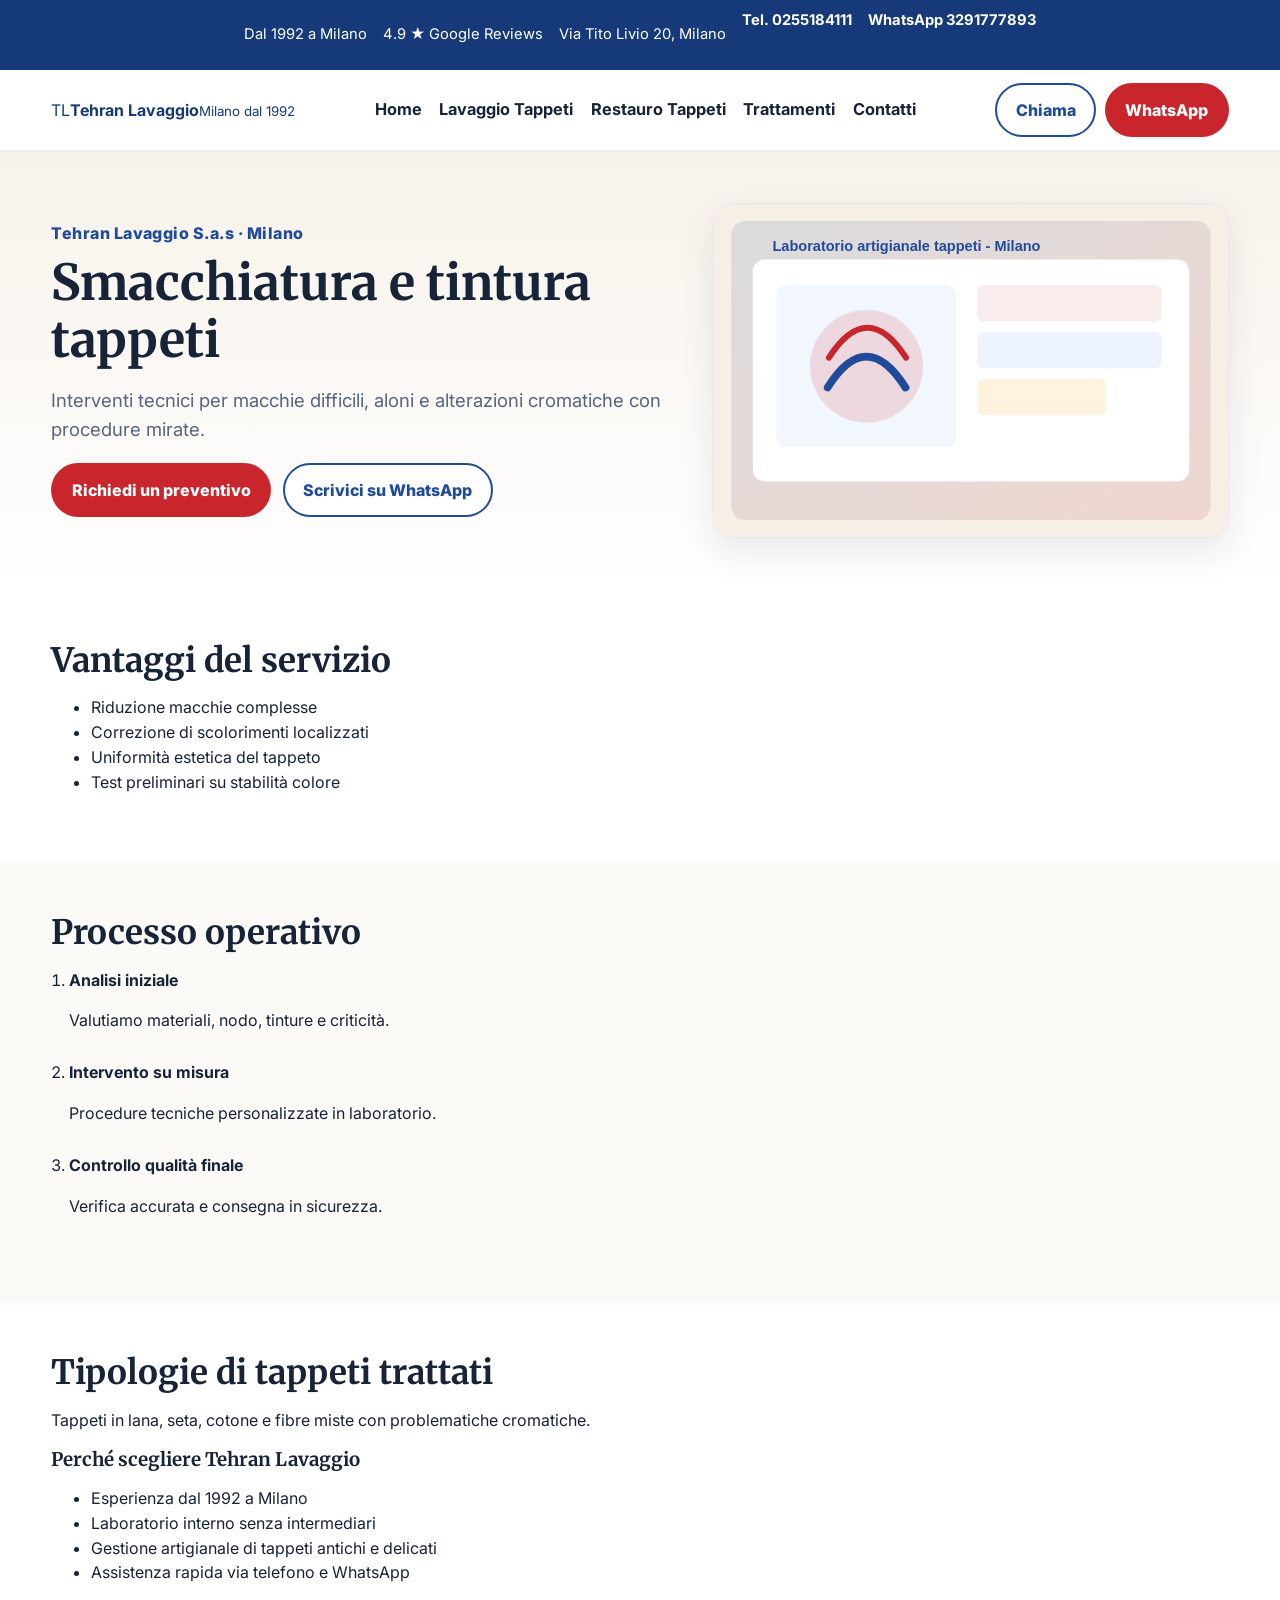
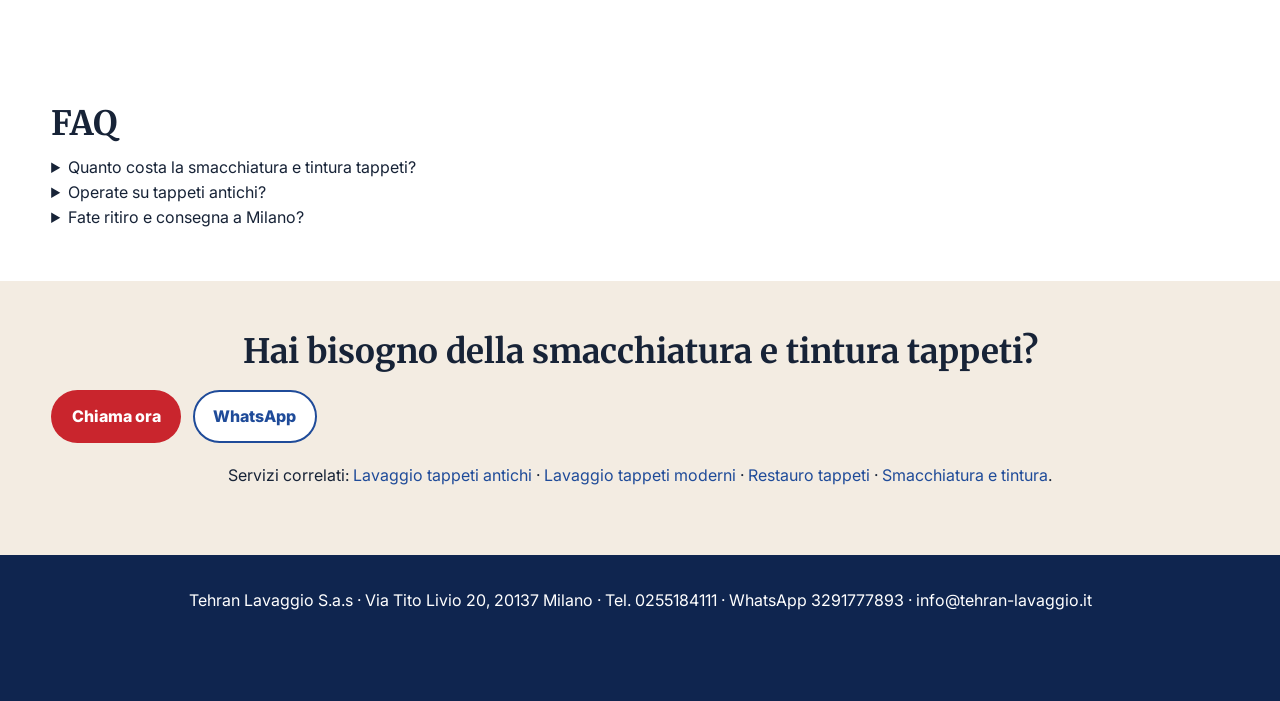
<file: smacchiatura-tintura-tappeti.html>
<!doctype html>
<html lang="it">
<head>
  <meta charset="UTF-8" />
  <meta name="viewport" content="width=device-width, initial-scale=1" />
  <title>Smacchiatura e Tintura Tappeti Milano | Tehran Lavaggio</title>
  <meta name="description" content="Servizio specializzato di smacchiatura e tintura tappeti a Milano." />
  <link rel="preconnect" href="https://fonts.googleapis.com">
  <link rel="preconnect" href="https://fonts.gstatic.com" crossorigin>
  <link href="https://fonts.googleapis.com/css2?family=Inter:wght@400;500;600;700;800&family=Merriweather:wght@400;700;900&display=swap" rel="stylesheet">
  <link rel="stylesheet" href="styles.css" />
  <script defer src="script.js"></script>
  <script type="application/ld+json">
  {
    "@context":"https://schema.org",
    "@graph":[
      {"@type":"BreadcrumbList","itemListElement":[{"@type":"ListItem","position":1,"name":"Home","item":"https://tehran-lavaggio.it/"},{"@type":"ListItem","position":2,"name":"Smacchiatura e Tintura Tappeti a Milano","item":"https://tehran-lavaggio.it/smacchiatura-tintura-tappeti.html"}]},
      {"@type":"FAQPage","mainEntity":[{"@type":"Question","name":"Quanto tempo richiede il servizio?","acceptedAnswer":{"@type":"Answer","text":"In base al tappeto e ai trattamenti richiesti, in genere da pochi giorni a una settimana."}},{"@type":"Question","name":"Posso prenotare via WhatsApp?","acceptedAnswer":{"@type":"Answer","text":"Sì, puoi inviare foto e misure al 3291777893 per una prima valutazione."}}]}
    ]
  }
  </script>
</head>
<body>
  <header class="site-header compact">
    <div class="top-bar">
      <p>Dal 1992 a Milano</p><p>4.9 ★ Google Reviews</p><p>Via Tito Livio 20, Milano</p>
      <a href="tel:+390255184111">Tel. 0255184111</a><a href="https://wa.me/393291777893">WhatsApp 3291777893</a>
    </div>
    <div class="nav-wrap">
      <a class="logo" href="index.html"><span class="logo-mark">TL</span><span><strong>Tehran Lavaggio</strong><small>Milano dal 1992</small></span></a>
      <button class="menu-toggle" aria-label="Apri menu" aria-expanded="false">☰</button>
      <nav class="main-nav">
        <a href="index.html">Home</a><a href="lavaggio-tappeti-milano.html">Lavaggio Tappeti</a><a href="restauro-tappeti-milano.html">Restauro Tappeti</a><a href="trattamenti-speciali-tappeti.html">Trattamenti</a><a href="contatti.html">Contatti</a>
      </nav>
      <div class="header-cta"><a class="btn btn-outline" href="tel:+390255184111">Chiama</a><a class="btn btn-primary" href="https://wa.me/393291777893">WhatsApp</a></div>
    </div>
  </header>
  <main id="contenuto">
    <section class="hero service-hero">
      <div>
        <p class="eyebrow">Tehran Lavaggio S.a.s · Milano</p>
        <h1>Smacchiatura e tintura tappeti</h1>
        <p class="lead">Interventi tecnici per macchie difficili, aloni e alterazioni cromatiche con procedure mirate.</p>
        <div class="cta-row">
          <a class="btn btn-primary" href="contatti.html">Richiedi un preventivo</a>
          <a class="btn btn-outline" href="https://wa.me/393291777893">Scrivici su WhatsApp</a>
        </div>
      </div>
      <img src="assets/service-smacchiatura.svg" alt="Illustrazione di smacchiatura e bilanciamento colore per tappeti" loading="eager" />
    </section>

    <section>
      <h2>Vantaggi del servizio</h2>
      <ul class="checks"><li>Riduzione macchie complesse</li><li>Correzione di scolorimenti localizzati</li><li>Uniformità estetica del tappeto</li><li>Test preliminari su stabilità colore</li></ul>
    </section>

    <section class="soft">
      <h2>Processo operativo</h2>
      <ol class="process">
        <li><strong>Analisi iniziale</strong><p>Valutiamo materiali, nodo, tinture e criticità.</p></li>
        <li><strong>Intervento su misura</strong><p>Procedure tecniche personalizzate in laboratorio.</p></li>
        <li><strong>Controllo qualità finale</strong><p>Verifica accurata e consegna in sicurezza.</p></li>
      </ol>
    </section>

    <section>
      <h2>Tipologie di tappeti trattati</h2>
      <p>Tappeti in lana, seta, cotone e fibre miste con problematiche cromatiche.</p>
      <h3>Perché scegliere Tehran Lavaggio</h3>
      <ul class="checks"><li>Esperienza dal 1992 a Milano</li><li>Laboratorio interno senza intermediari</li><li>Gestione artigianale di tappeti antichi e delicati</li><li>Assistenza rapida via telefono e WhatsApp</li></ul>
    </section>

    <section>
      <h2>FAQ</h2>
      <details><summary>Quanto costa la smacchiatura e tintura tappeti?</summary><p>Dipende da dimensioni e condizioni. Inviaci foto e misure per un preventivo rapido.</p></details>
      <details><summary>Operate su tappeti antichi?</summary><p>Sì, con protocolli specifici e lavaggio manuale controllato.</p></details>
      <details><summary>Fate ritiro e consegna a Milano?</summary><p>Sì, organizziamo il servizio in base alla zona e al volume dei tappeti.</p></details>
    </section>

    <section class="final-cta">
      <h2>Hai bisogno della smacchiatura e tintura tappeti?</h2>
      <div class="cta-row"><a class="btn btn-primary" href="tel:+390255184111">Chiama ora</a><a class="btn btn-outline" href="https://wa.me/393291777893">WhatsApp</a></div>
      <p>Servizi correlati: <a href="lavaggio-tappeti-antichi.html">Lavaggio tappeti antichi</a> · <a href="lavaggio-tappeti-moderni.html">Lavaggio tappeti moderni</a> · <a href="restauro-tappeti-milano.html">Restauro tappeti</a> · <a href="smacchiatura-tintura-tappeti.html">Smacchiatura e tintura</a>.</p>
    </section>
  </main>
  <footer class="site-footer"><p>Tehran Lavaggio S.a.s · Via Tito Livio 20, 20137 Milano · Tel. 0255184111 · WhatsApp 3291777893 · info@tehran-lavaggio.it</p></footer>
  <div class="mobile-bar"><a href="tel:+390255184111">Chiama</a><a href="https://wa.me/393291777893">WhatsApp</a><a href="https://maps.google.com/?q=Via+Tito+Livio+20,+Milano">Indicazioni</a></div>
</body>
</html>
</file>
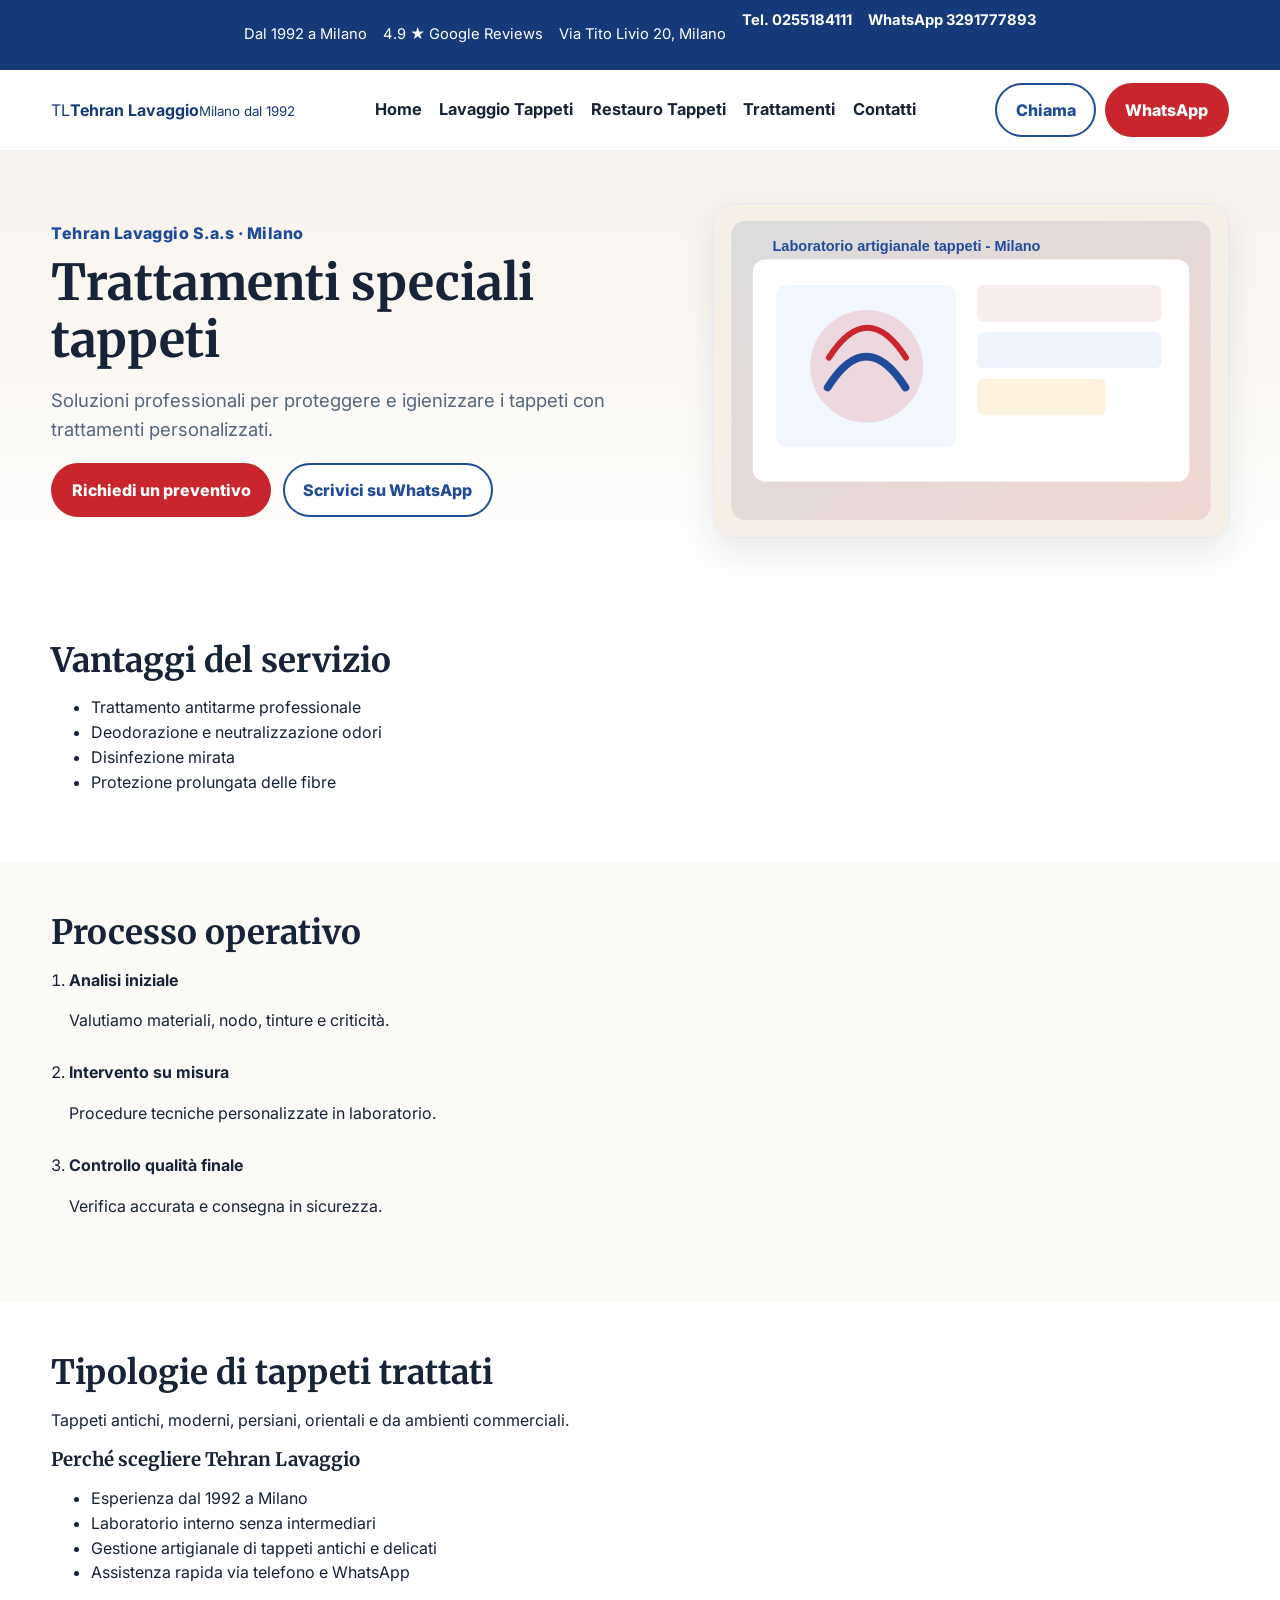
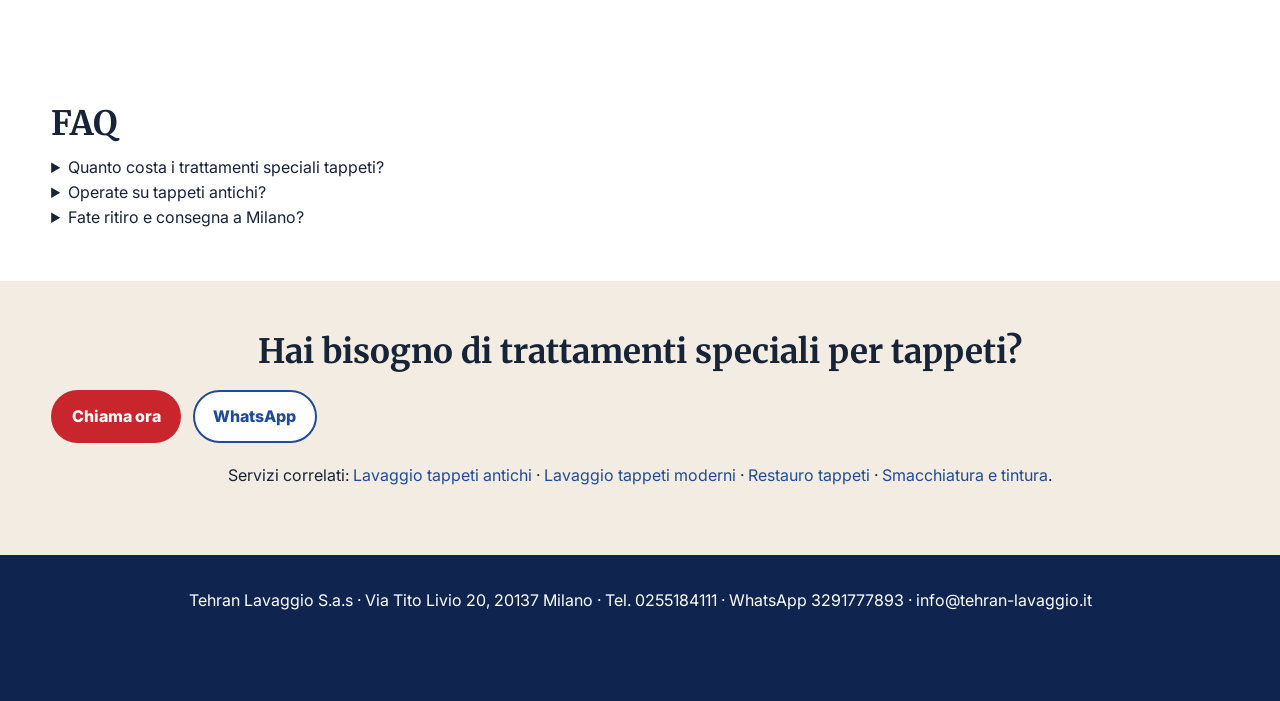
<file: trattamenti-speciali-tappeti.html>
<!doctype html>
<html lang="it">
<head>
  <meta charset="UTF-8" />
  <meta name="viewport" content="width=device-width, initial-scale=1" />
  <title>Trattamenti Speciali Tappeti Milano | Tehran Lavaggio</title>
  <meta name="description" content="Trattamenti antitarme, antiodore e disinfezione tappeti a Milano." />
  <link rel="preconnect" href="https://fonts.googleapis.com">
  <link rel="preconnect" href="https://fonts.gstatic.com" crossorigin>
  <link href="https://fonts.googleapis.com/css2?family=Inter:wght@400;500;600;700;800&family=Merriweather:wght@400;700;900&display=swap" rel="stylesheet">
  <link rel="stylesheet" href="styles.css" />
  <script defer src="script.js"></script>
  <script type="application/ld+json">
  {
    "@context":"https://schema.org",
    "@graph":[
      {"@type":"BreadcrumbList","itemListElement":[{"@type":"ListItem","position":1,"name":"Home","item":"https://tehran-lavaggio.it/"},{"@type":"ListItem","position":2,"name":"Trattamenti Speciali per Tappeti a Milano","item":"https://tehran-lavaggio.it/trattamenti-speciali-tappeti.html"}]},
      {"@type":"FAQPage","mainEntity":[{"@type":"Question","name":"Quanto tempo richiede il servizio?","acceptedAnswer":{"@type":"Answer","text":"In base al tappeto e ai trattamenti richiesti, in genere da pochi giorni a una settimana."}},{"@type":"Question","name":"Posso prenotare via WhatsApp?","acceptedAnswer":{"@type":"Answer","text":"Sì, puoi inviare foto e misure al 3291777893 per una prima valutazione."}}]}
    ]
  }
  </script>
</head>
<body>
  <header class="site-header compact">
    <div class="top-bar">
      <p>Dal 1992 a Milano</p><p>4.9 ★ Google Reviews</p><p>Via Tito Livio 20, Milano</p>
      <a href="tel:+390255184111">Tel. 0255184111</a><a href="https://wa.me/393291777893">WhatsApp 3291777893</a>
    </div>
    <div class="nav-wrap">
      <a class="logo" href="index.html"><span class="logo-mark">TL</span><span><strong>Tehran Lavaggio</strong><small>Milano dal 1992</small></span></a>
      <button class="menu-toggle" aria-label="Apri menu" aria-expanded="false">☰</button>
      <nav class="main-nav">
        <a href="index.html">Home</a><a href="lavaggio-tappeti-milano.html">Lavaggio Tappeti</a><a href="restauro-tappeti-milano.html">Restauro Tappeti</a><a href="trattamenti-speciali-tappeti.html">Trattamenti</a><a href="contatti.html">Contatti</a>
      </nav>
      <div class="header-cta"><a class="btn btn-outline" href="tel:+390255184111">Chiama</a><a class="btn btn-primary" href="https://wa.me/393291777893">WhatsApp</a></div>
    </div>
  </header>
  <main id="contenuto">
    <section class="hero service-hero">
      <div>
        <p class="eyebrow">Tehran Lavaggio S.a.s · Milano</p>
        <h1>Trattamenti speciali tappeti</h1>
        <p class="lead">Soluzioni professionali per proteggere e igienizzare i tappeti con trattamenti personalizzati.</p>
        <div class="cta-row">
          <a class="btn btn-primary" href="contatti.html">Richiedi un preventivo</a>
          <a class="btn btn-outline" href="https://wa.me/393291777893">Scrivici su WhatsApp</a>
        </div>
      </div>
      <img src="assets/service-trattamenti.svg" alt="Illustrazione dei trattamenti antitarme e deodorazione tappeti" loading="eager" />
    </section>

    <section>
      <h2>Vantaggi del servizio</h2>
      <ul class="checks"><li>Trattamento antitarme professionale</li><li>Deodorazione e neutralizzazione odori</li><li>Disinfezione mirata</li><li>Protezione prolungata delle fibre</li></ul>
    </section>

    <section class="soft">
      <h2>Processo operativo</h2>
      <ol class="process">
        <li><strong>Analisi iniziale</strong><p>Valutiamo materiali, nodo, tinture e criticità.</p></li>
        <li><strong>Intervento su misura</strong><p>Procedure tecniche personalizzate in laboratorio.</p></li>
        <li><strong>Controllo qualità finale</strong><p>Verifica accurata e consegna in sicurezza.</p></li>
      </ol>
    </section>

    <section>
      <h2>Tipologie di tappeti trattati</h2>
      <p>Tappeti antichi, moderni, persiani, orientali e da ambienti commerciali.</p>
      <h3>Perché scegliere Tehran Lavaggio</h3>
      <ul class="checks"><li>Esperienza dal 1992 a Milano</li><li>Laboratorio interno senza intermediari</li><li>Gestione artigianale di tappeti antichi e delicati</li><li>Assistenza rapida via telefono e WhatsApp</li></ul>
    </section>

    <section>
      <h2>FAQ</h2>
      <details><summary>Quanto costa i trattamenti speciali tappeti?</summary><p>Dipende da dimensioni e condizioni. Inviaci foto e misure per un preventivo rapido.</p></details>
      <details><summary>Operate su tappeti antichi?</summary><p>Sì, con protocolli specifici e lavaggio manuale controllato.</p></details>
      <details><summary>Fate ritiro e consegna a Milano?</summary><p>Sì, organizziamo il servizio in base alla zona e al volume dei tappeti.</p></details>
    </section>

    <section class="final-cta">
      <h2>Hai bisogno di trattamenti speciali per tappeti?</h2>
      <div class="cta-row"><a class="btn btn-primary" href="tel:+390255184111">Chiama ora</a><a class="btn btn-outline" href="https://wa.me/393291777893">WhatsApp</a></div>
      <p>Servizi correlati: <a href="lavaggio-tappeti-antichi.html">Lavaggio tappeti antichi</a> · <a href="lavaggio-tappeti-moderni.html">Lavaggio tappeti moderni</a> · <a href="restauro-tappeti-milano.html">Restauro tappeti</a> · <a href="smacchiatura-tintura-tappeti.html">Smacchiatura e tintura</a>.</p>
    </section>
  </main>
  <footer class="site-footer"><p>Tehran Lavaggio S.a.s · Via Tito Livio 20, 20137 Milano · Tel. 0255184111 · WhatsApp 3291777893 · info@tehran-lavaggio.it</p></footer>
  <div class="mobile-bar"><a href="tel:+390255184111">Chiama</a><a href="https://wa.me/393291777893">WhatsApp</a><a href="https://maps.google.com/?q=Via+Tito+Livio+20,+Milano">Indicazioni</a></div>
</body>
</html>
</file>
<file: styles.css>
:root{
  --blue:#1f4b99;
  --blue-dark:#163a79;
  --red:#c9252d;
  --bg:#fcfaf7;
  --beige:#f3ece2;
  --ink:#172337;
  --muted:#54657d;
  --radius:20px;
  --shadow:0 15px 35px rgba(22,32,60,.09);
}
*{box-sizing:border-box}
html,body{margin:0;padding:0;font-family:Inter,system-ui,sans-serif;color:var(--ink);background:#fff;line-height:1.55}
a{color:var(--blue);text-decoration:none}
img{max-width:100%;display:block;border-radius:var(--radius);border:1px solid #e2e7f2;background:#fff}
main section{padding:clamp(2rem,4vw,4rem) clamp(1rem,4vw,5rem)}
h1,h2,h3{font-family:"Merriweather",Georgia,serif;line-height:1.15;margin:0 0 .8rem}
h1{font-size:clamp(1.95rem,4vw,3.1rem)}
h2{font-size:clamp(1.5rem,2.8vw,2.1rem)}
.skip-link{position:absolute;left:-9999px}.skip-link:focus{left:1rem;top:1rem;background:#fff;padding:.5rem;border-radius:8px}
.site-header{position:sticky;top:0;z-index:100;background:#fff;border-bottom:1px solid #e8edf4}
.top-bar{background:var(--blue-dark);color:#fff;padding:.54rem 1rem;display:flex;gap:1rem;justify-content:center;flex-wrap:wrap;font-size:.92rem}
.top-bar a{color:#fff;font-weight:700}
.nav-wrap{display:flex;align-items:center;justify-content:space-between;padding:.85rem clamp(1rem,4vw,4rem);gap:1rem;max-width:1500px;margin:auto}
.logo{display:flex;align-items:center;text-decoration:none;flex-shrink:0;color:var(--blue-dark)}
.logo img{width:165px;max-width:165px;height:auto;display:block;object-fit:contain;border:none;border-radius:0;box-shadow:none;background:transparent}
.main-nav{display:flex;gap:1.1rem;align-items:center}
.main-nav a,.drop-btn{font-weight:700;color:var(--ink);font-size:1.02rem;background:none;border:0;cursor:pointer}
.menu-dropdown{position:relative}
.dropdown-content{display:none;position:absolute;top:140%;left:0;background:#fff;border:1px solid #dce4f3;border-radius:14px;box-shadow:var(--shadow);min-width:270px;padding:.5rem;z-index:10}
.dropdown-content a{display:block;padding:.55rem .65rem;border-radius:10px}
.dropdown-content a:hover{background:#f1f5fd}
.menu-dropdown:hover .dropdown-content,.menu-dropdown:focus-within .dropdown-content{display:block}
.header-cta{display:flex;gap:.55rem;flex-wrap:wrap;justify-content:flex-end}
.menu-toggle{display:none;border:1px solid #d5dceb;background:#fff;padding:.5rem .7rem;border-radius:10px}
.btn{display:inline-block;padding:.78rem 1.15rem;border-radius:999px;font-weight:800;border:2px solid transparent;transition:.2s}
.btn-primary{background:var(--red);color:#fff}
.btn-primary:hover{background:#ab1f26}
.btn-outline{border-color:var(--blue);color:var(--blue);background:#fff}
.btn-outline:hover{background:#eef3fd}
.hero{display:grid;grid-template-columns:1.1fr .9fr;align-items:center;gap:2rem;background:linear-gradient(180deg,#f7f2ea,#fff)}
.hero img{min-height:320px;object-fit:cover;box-shadow:var(--shadow)}
.eyebrow{font-weight:800;letter-spacing:.03em;color:var(--blue);margin-bottom:.5rem}
.lead{font-size:1.16rem;color:var(--muted);max-width:63ch}
.lead-sm{color:var(--muted);font-weight:600}
.cta-row{display:flex;gap:.75rem;flex-wrap:wrap;margin:1.2rem 0}
.cta-row.center{justify-content:center}
.badges{display:flex;flex-wrap:wrap;gap:.55rem;padding:0;margin:.8rem 0 0;list-style:none}
.badges li{background:#eef3fb;color:var(--blue-dark);padding:.45rem .8rem;border-radius:999px;font-weight:700;font-size:.92rem}
.grid{display:grid;gap:1rem}
.cards-2{grid-template-columns:repeat(2,minmax(0,1fr))}
.cards-3{grid-template-columns:repeat(3,minmax(0,1fr))}
.card{background:#fff;border:1px solid #e7ebf3;border-radius:var(--radius);padding:1rem;box-shadow:var(--shadow)}
.card h3{margin:.2rem 0 .45rem}
.soft{background:var(--bg)}
.trust p{max-width:75ch}
.process{display:grid;gap:.7rem;padding-left:1.1rem}
.steps-5 li{background:#fff;border:1px solid #e6ebf4;border-radius:14px;padding:.7rem .8rem;list-style-position:inside}
.review-carousel{display:grid;grid-template-columns:auto 1fr auto;align-items:center;gap:.75rem}
.carousel-btn{width:44px;height:44px;border-radius:50%;border:1px solid #d7dfef;background:#fff;font-size:1.5rem;color:var(--blue);cursor:pointer}
.review-track{position:relative;min-height:140px}
.review{display:none;position:absolute;inset:0}
.review.active{display:block}
.gallery{grid-template-columns:repeat(5,minmax(0,1fr))}
.gallery figure{margin:0}
.gallery img{aspect-ratio:4/3;object-fit:cover;margin-bottom:.5rem}
.local{text-align:center}
.map-placeholder{margin-top:1rem;padding:2rem;background:#f5f8ff;color:var(--muted)}
.faq details{margin:.55rem 0;padding:.7rem .85rem;background:#fff;border:1px solid #e3e9f4;border-radius:12px}
.final-cta{background:var(--beige);text-align:center}
.site-footer{background:#0f254f;color:#fff;padding:1.1rem 1rem 4.5rem;text-align:center}
.mobile-bar{position:fixed;bottom:0;left:0;right:0;background:#fff;border-top:1px solid #d7dfeb;display:none;grid-template-columns:repeat(3,1fr);z-index:120}
.mobile-bar a{text-align:center;padding:.82rem .3rem;font-weight:800;color:var(--blue-dark)}
.contact-grid{grid-template-columns:1fr 1fr;padding:1rem clamp(1rem,4vw,5rem) 4.5rem}
.contact-form label{display:grid;gap:.35rem;margin:.6rem 0;font-weight:600}
input,select,textarea{width:100%;padding:.68rem;border-radius:12px;border:1px solid #ccd6e6;font:inherit}
@media (max-width:1100px){
  .main-nav{display:none;position:absolute;top:100%;left:0;right:0;background:#fff;padding:1rem;flex-direction:column;align-items:flex-start;border-bottom:1px solid #dbe3f0}
  .main-nav.open{display:flex}
  .menu-toggle{display:block}
  .header-cta{display:none}
  .hero{grid-template-columns:1fr}
  .cards-3,.cards-2,.contact-grid,.gallery{grid-template-columns:1fr 1fr}
}
@media (max-width:768px){.logo img{width:165px;max-width:165px}}
@media (max-width:700px){
  main section{padding:1.4rem 1rem}
  .cards-3,.cards-2,.contact-grid,.gallery{grid-template-columns:1fr}
  .top-bar{font-size:.84rem;gap:.6rem}
  .mobile-bar{display:grid}
}
</file>
